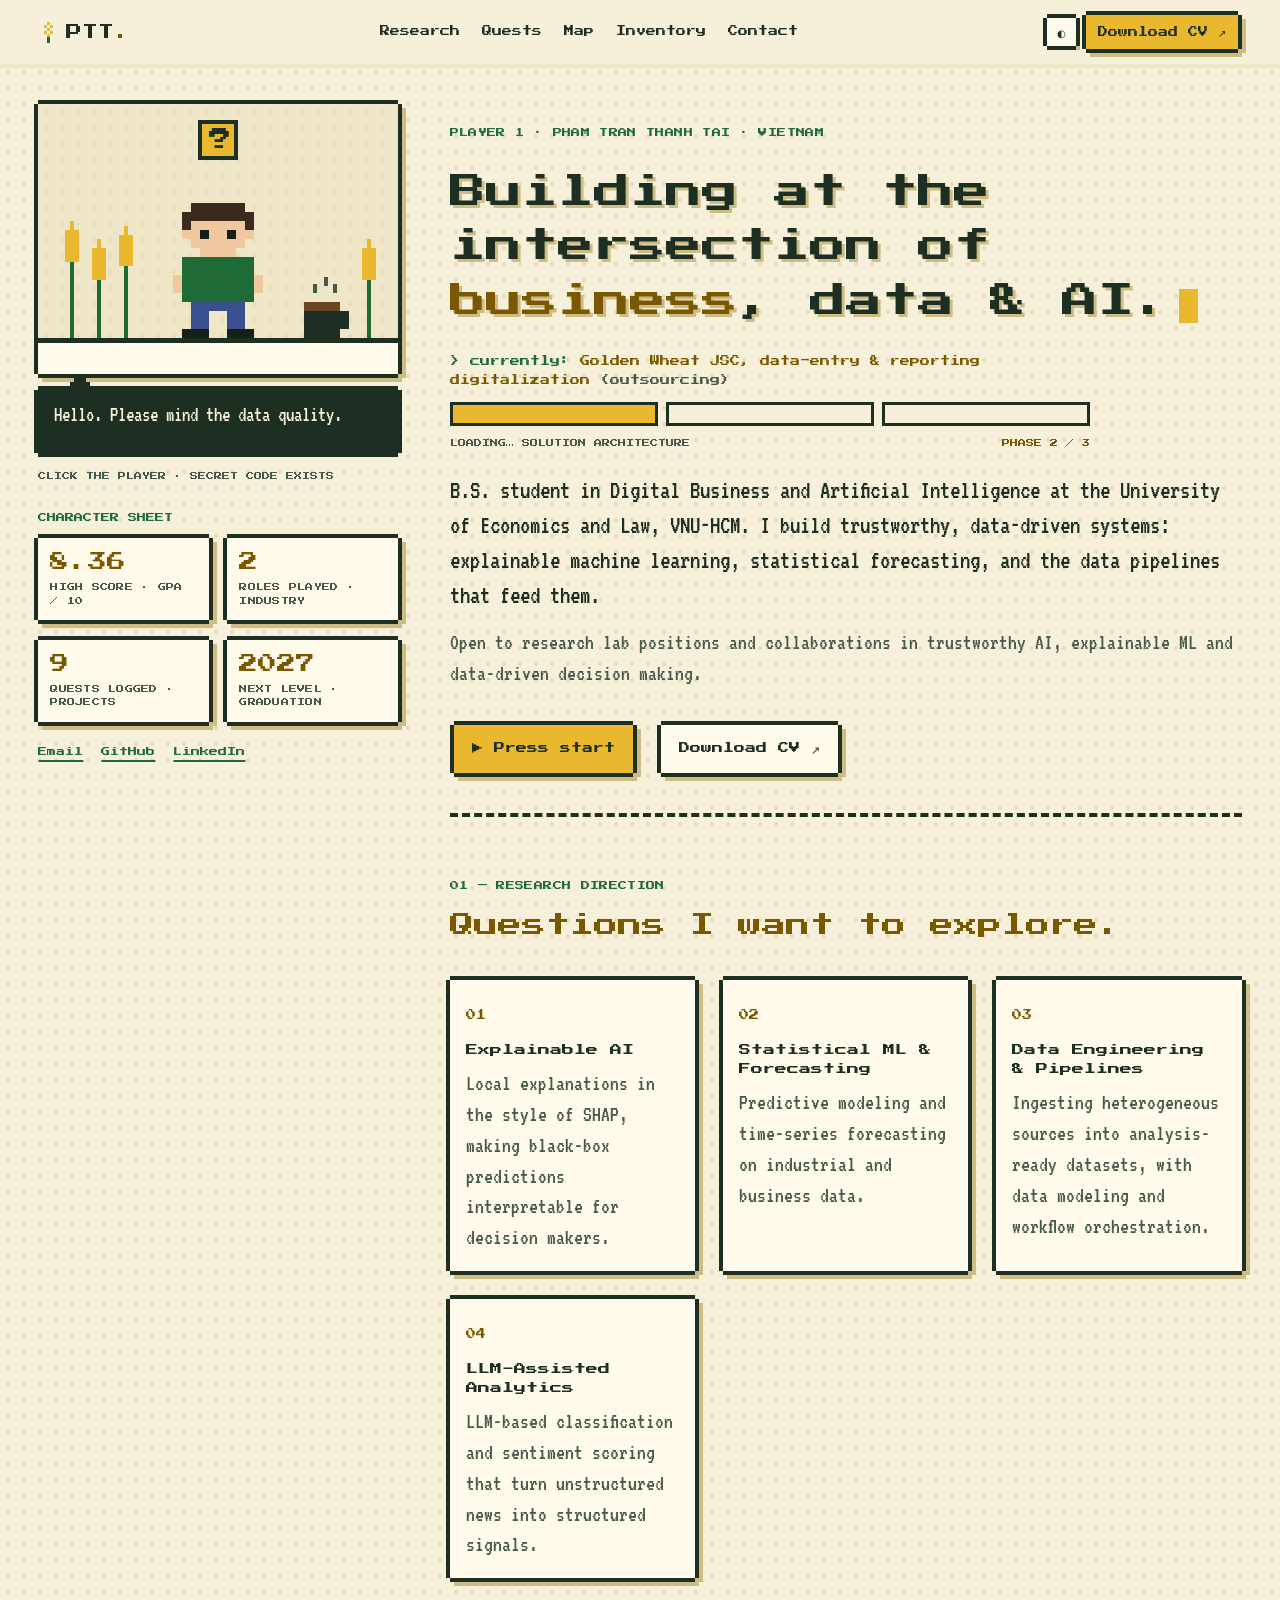
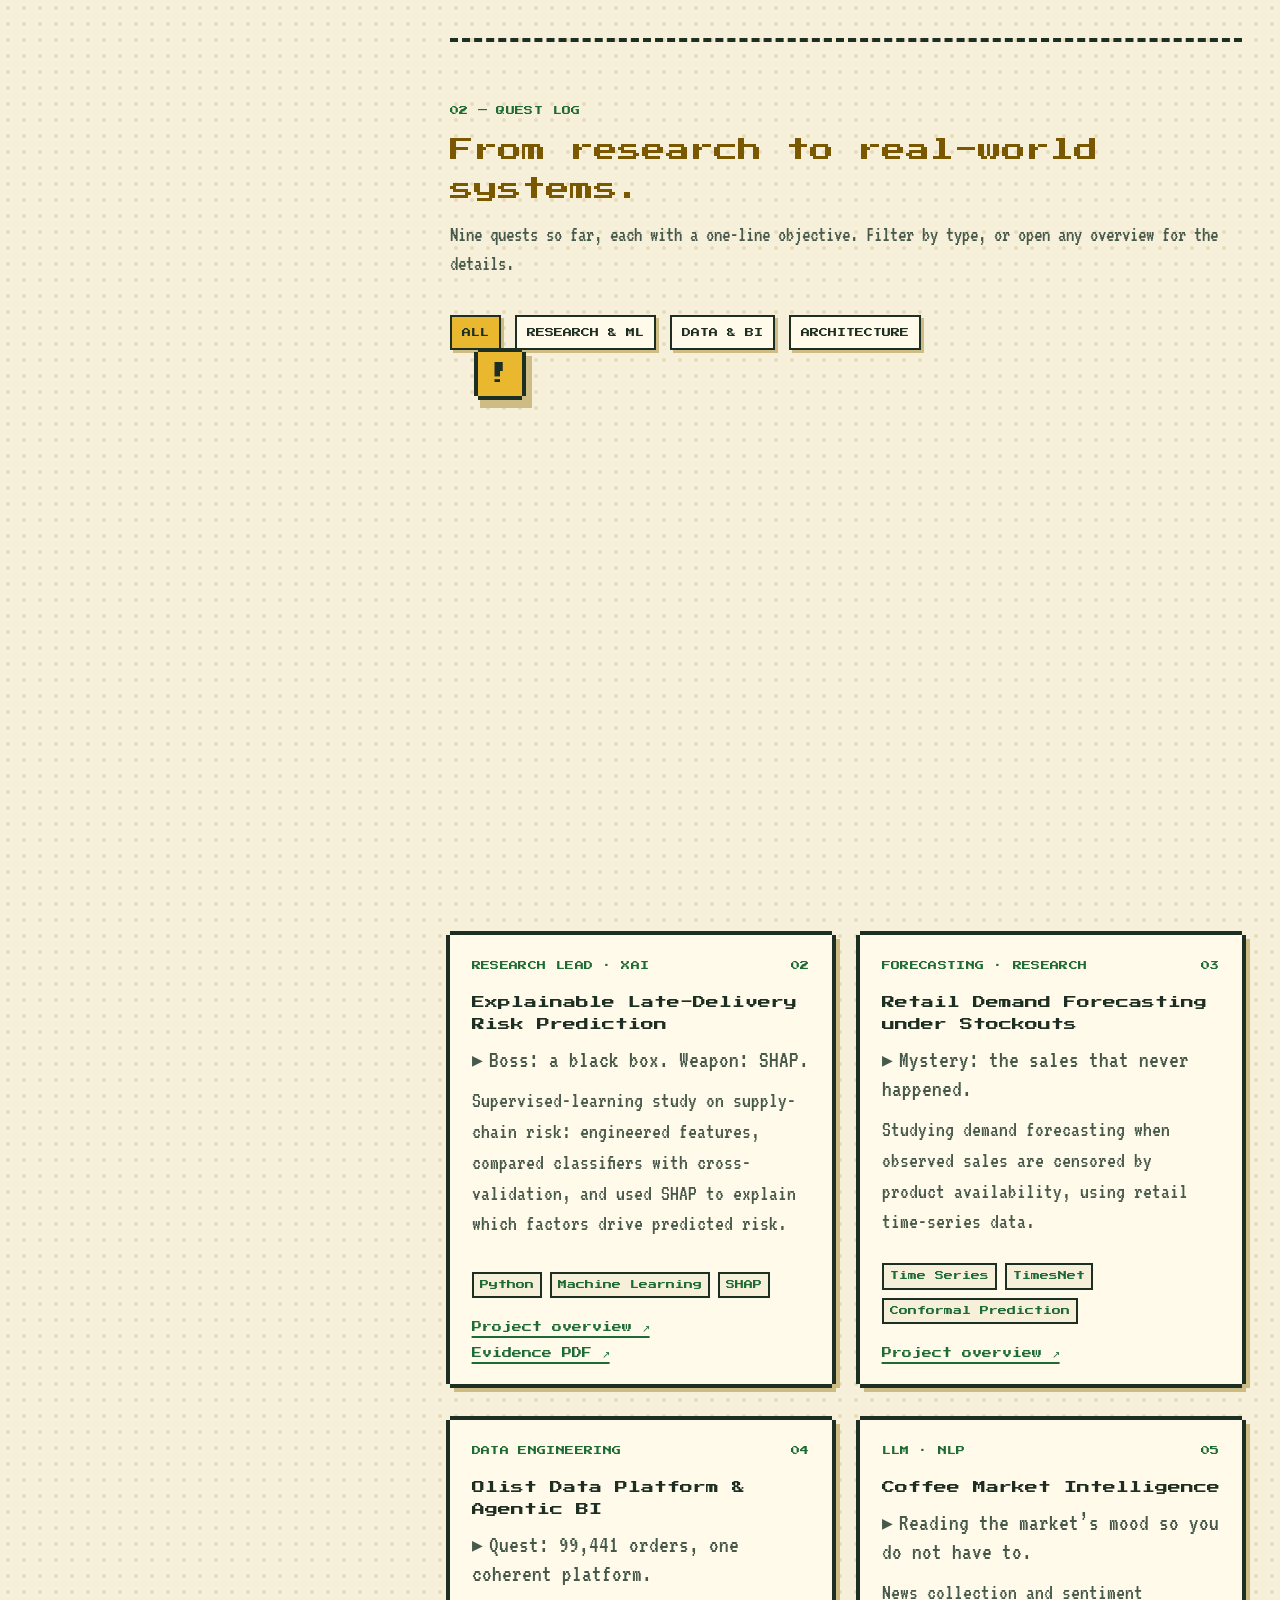
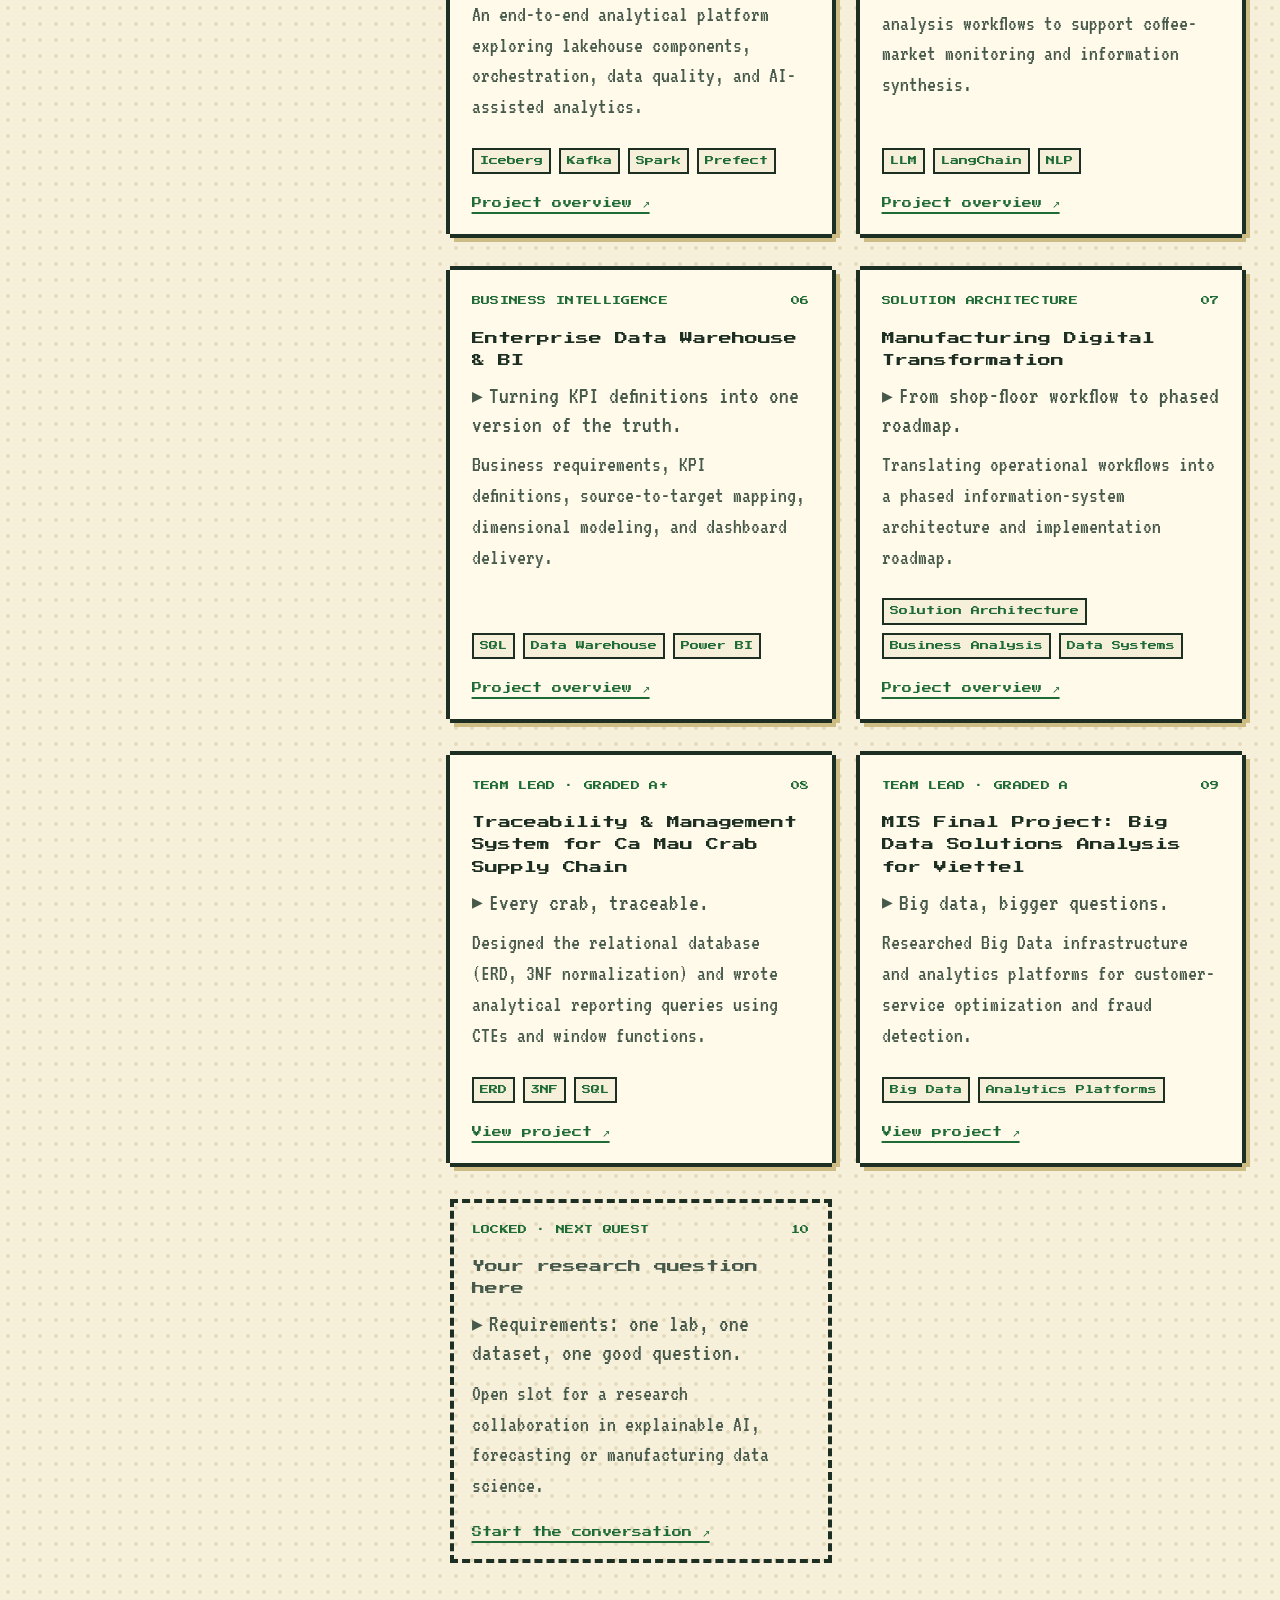
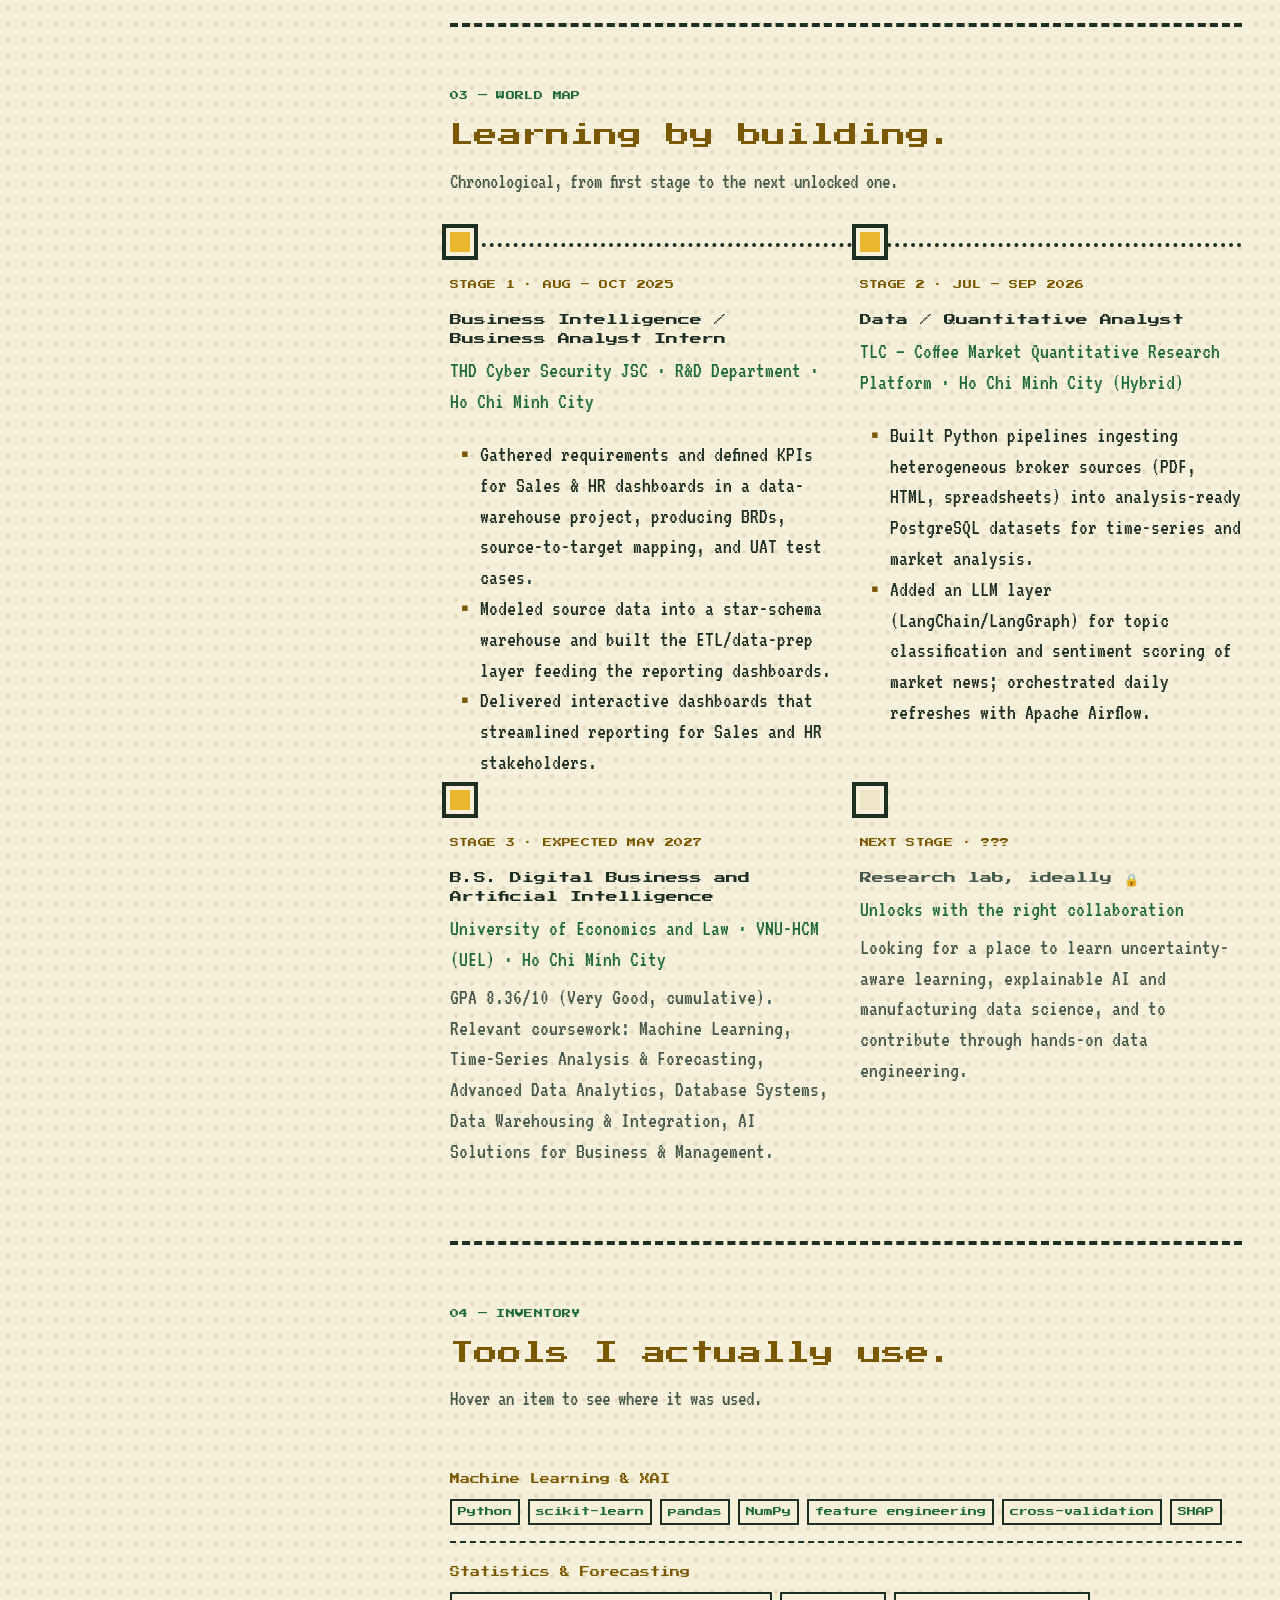
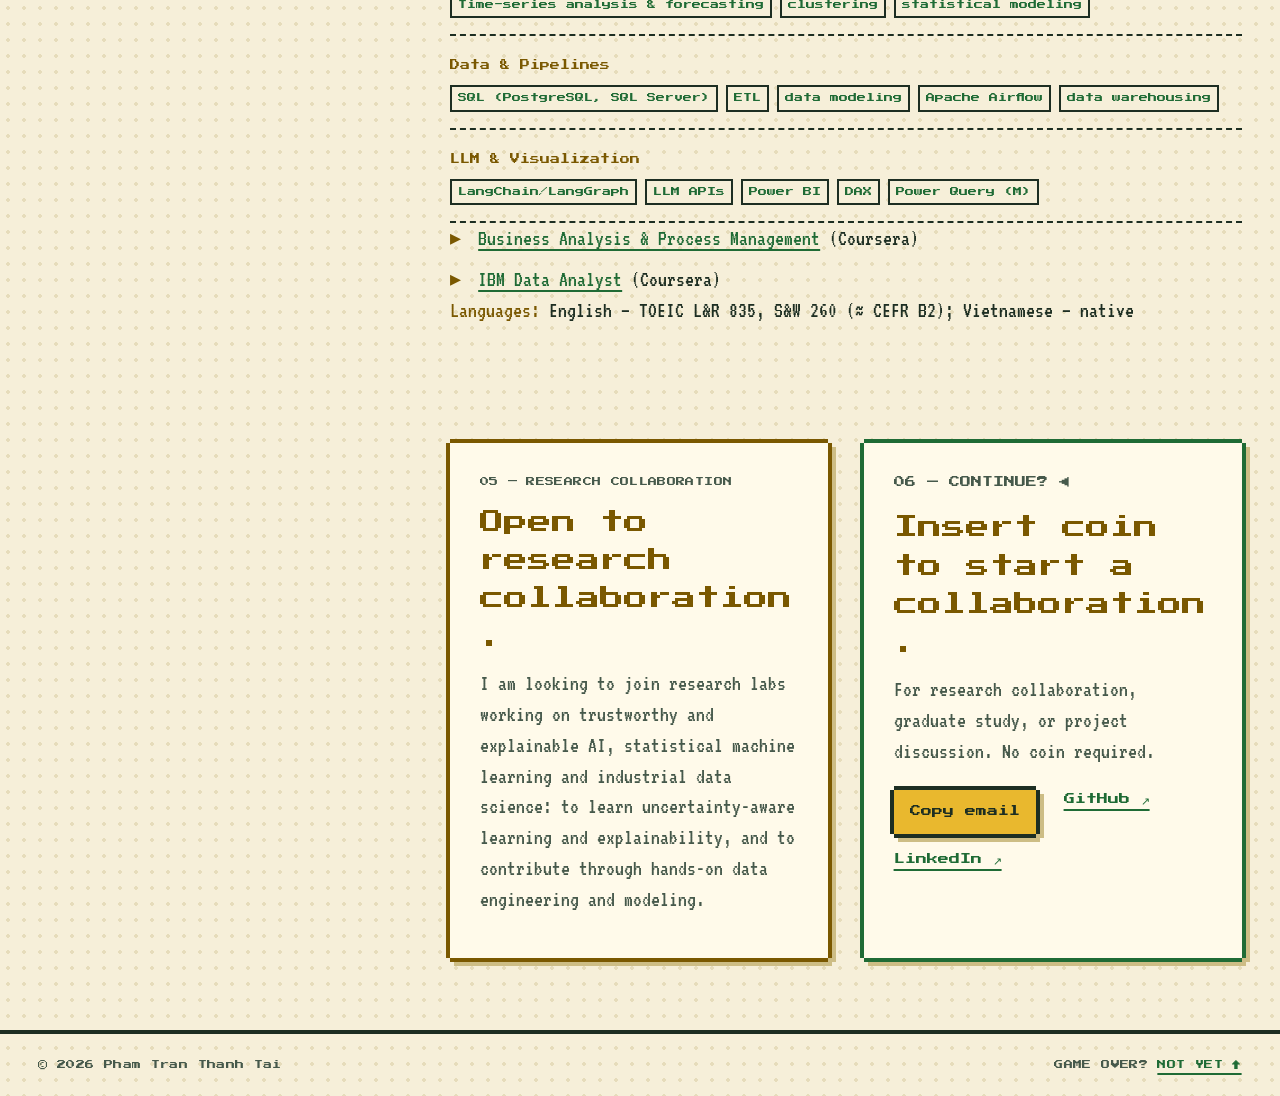
<file: index.html>
<!doctype html>
<html lang="en">
<head>
<meta charset="utf-8"><meta name="viewport" content="width=device-width, initial-scale=1">
<meta name="description" content="Portfolio of Pham Tran Thanh Tai, Digital Business and AI undergraduate at UEL VNU-HCM, applying to research in trustworthy, explainable ML and intelligent manufacturing.">
<title>Pham Tran Thanh Tai | Academic Portfolio</title>
<link rel="preconnect" href="https://fonts.googleapis.com"><link rel="preconnect" href="https://fonts.gstatic.com" crossorigin>
<link href="https://fonts.googleapis.com/css2?family=Press+Start+2P&family=VT323&display=swap" rel="stylesheet">
<link rel="stylesheet" href="assets/style.css">
<script defer src="assets/game.js"></script>
</head>
<body>
<header class="nav"><a class="brand" href="#">PTT<span>.</span></a><nav><a href="#research">Research</a><a href="#projects">Quests</a><a href="#experience">Map</a><a href="#skills">Inventory</a><a href="#contact">Contact</a></nav><div class="nav-tools"><button class="theme-btn" type="button" aria-label="Toggle light or dark theme" title="Toggle theme">◐</button><a class="nav-cta" href="assets/cv.pdf">Download CV ↗</a></div><div class="xp" aria-hidden="true"><i></i></div></header>
<main class="layout">
<section class="hero home">
<p class="eyebrow">PLAYER 1 · PHAM TRAN THANH TAI · VIETNAM</p>
<h1>Building at the intersection of <em>business</em>, data &amp; AI.</h1>
<div class="loading"><p class="typed-line">&gt; currently: <b>Golden Wheat JSC, data-entry &amp; reporting digitalization</b> <span class="muted">(outsourcing)</span></p><div class="loadbar" role="progressbar" aria-label="Golden Wheat project progress" aria-valuetext="Phase 2 of 3: solution architecture in progress"><i class="d"></i><i class="n"></i><i></i></div><p class="loadtxt">LOADING… SOLUTION ARCHITECTURE <span>PHASE 2 / 3</span></p></div>
<p class="intro">B.S. student in Digital Business and Artificial Intelligence at the University of Economics and Law, VNU-HCM. I build trustworthy, data-driven systems: explainable machine learning, statistical forecasting, and the data pipelines that feed them.</p>
<p class="lab-line">Open to research lab positions and collaborations in trustworthy AI, explainable ML and data-driven decision making.</p>
<div class="actions"><a class="primary" href="#projects">▶ Press start</a><a class="secondary" href="assets/cv.pdf">Download CV ↗</a></div>
</section>
<aside class="hud" aria-label="Player card">
<div class="scene">
<button class="scene-btn" type="button" aria-label="Say hello to the pixel avatar">
<svg viewBox="0 0 160 120" shape-rendering="crispEdges" role="img" aria-label="Pixel art: a student standing between wheat stalks and a cup of coffee, under a question-mark block">
<rect class="g" x="0" y="104" width="160" height="16"/><rect class="gl" x="0" y="104" width="160" height="2"/>
<rect class="sgreen" x="14" y="70" width="2" height="34"/><rect class="sgold" x="12" y="56" width="6" height="14"/><rect class="sgold" x="14" y="52" width="2" height="4"/>
<rect class="sgreen" x="26" y="78" width="2" height="26"/><rect class="sgold" x="24" y="64" width="6" height="14"/><rect class="sgold" x="26" y="60" width="2" height="4"/>
<rect class="sgreen" x="38" y="72" width="2" height="32"/><rect class="sgold" x="36" y="58" width="6" height="14"/><rect class="sgold" x="38" y="54" width="2" height="4"/>
<rect class="sgreen" x="146" y="78" width="2" height="26"/><rect class="sgold" x="144" y="64" width="6" height="14"/><rect class="sgold" x="146" y="60" width="2" height="4"/>
<rect class="scup" x="118" y="88" width="16" height="16"/><rect class="scoffee" x="118" y="88" width="16" height="4"/><rect class="scup" x="134" y="92" width="4" height="8"/>
<rect class="steam" x="122" y="80" width="2" height="4"/><rect class="steam" x="127" y="77" width="2" height="4"/><rect class="steam" x="131" y="80" width="2" height="4"/>
<rect class="coin" x="72" y="8" width="16" height="16"/><text class="coin-q" x="76" y="21">?</text>
<g transform="translate(56 44) scale(4)"><g class="player">
<path class="shair" d="M3 0h6v1H3zM2 1h8v1H2zM2 2h1v1H2zM9 2h1v1H9z"/>
<path class="sskin" d="M3 2h6v1H3zM2 3h8v1H2zM3 4h6v1H3zM4 5h4v1H4zM1 8h1v2H1zM10 8h1v2h-1z"/>
<path class="sdark" d="M4 3h1v1H4zM7 3h1v1H7z"/>
<path class="sshirt" d="M2 6h8v5H2z"/>
<path class="spants" d="M3 11h6v1H3zM3 12h2v2H3zM7 12h2v2H7z"/>
<path class="sdark" d="M2 14h3v1H2zM7 14h3v1H7z"/>
</g></g>
</svg>
</button>
<p class="bubble" aria-live="polite">Hello. Please mind the data quality.</p>
<p class="scene-hint">CLICK THE PLAYER · SECRET CODE EXISTS</p>
</div>

<p class="sheet-title">Character sheet</p>
<div class="stat-row"><div class="stat"><b>8.36</b><span>High score · GPA / 10</span></div><div class="stat"><b>2</b><span>Roles played · industry</span></div><div class="stat"><b>9</b><span>Quests logged · projects</span></div><div class="stat"><b>2027</b><span>Next level · graduation</span></div></div>
<div class="hud-links"><a href="mailto:phamtranthanhtai435@gmail.com">Email</a><a href="https://github.com/thanh-tai-435" rel="noopener" target="_blank">GitHub</a><a href="https://www.linkedin.com/in/thanhtai435/" rel="noopener" target="_blank">LinkedIn</a></div>
</aside>
<div class="rest">
<section id="research" class="section">
<div class="section-head"><p class="eyebrow">01 — RESEARCH DIRECTION</p><h2>Questions I want to explore.</h2></div>
<div class="interest-grid"><article><span>01</span><h3>Explainable AI</h3><p>Local explanations in the style of SHAP, making black-box predictions interpretable for decision makers.</p></article><article><span>02</span><h3>Statistical ML &amp; Forecasting</h3><p>Predictive modeling and time-series forecasting on industrial and business data.</p></article><article><span>03</span><h3>Data Engineering &amp; Pipelines</h3><p>Ingesting heterogeneous sources into analysis-ready datasets, with data modeling and workflow orchestration.</p></article><article><span>04</span><h3>LLM-Assisted Analytics</h3><p>LLM-based classification and sentiment scoring that turn unstructured news into structured signals.</p></article></div>
</section>
<section id="projects" class="section">
<div class="section-head"><p class="eyebrow">02 — QUEST LOG</p><h2>From research to real-world systems.</h2><p class="section-note">Nine quests so far, each with a one-line objective. Filter by type, or open any overview for the details.</p></div>
<div class="filters" role="group" aria-label="Filter projects"><button class="filter" data-f="all" type="button" aria-pressed="true">ALL</button><button class="filter" data-f="ml" type="button" aria-pressed="false">RESEARCH &amp; ML</button><button class="filter" data-f="data" type="button" aria-pressed="false">DATA &amp; BI</button><button class="filter" data-f="arch" type="button" aria-pressed="false">ARCHITECTURE</button></div>
<div class="project-grid">
<article class="project featured" data-cat="arch"><span class="quest-flag" aria-hidden="true">!</span><div class="quest-main"><div class="project-top"><span>▶ CURRENT QUEST · OUTSOURCING</span><span>01</span></div><span class="badge badge-wip">SOLUTION ARCHITECTURE PHASE</span><h3>Golden Wheat JSC — Digitalization of Data Entry &amp; Reporting</h3><p class="quip">Objective: retire the copy-paste.</p><p>Designing the solution architecture to move reporting from manual data entry to automated entry, built on a central database with Metabase dashboards. Scope so far is solution design; implementation has not started.</p><ol class="quest-steps"><li class="done">Discovery &amp; requirements<b>DONE</b></li><li class="now">Solution architecture<b>IN PROGRESS</b></li><li class="lock">Implementation<b>NOT STARTED</b></li></ol><div class="tags"><i>Django</i><i>PostgreSQL</i><i>Metabase</i><i>Solution Architecture</i></div><div class="quest-cta"><a class="primary" href="projects/golden-wheat.html">▶ Open quest briefing</a></div></div></article>
<article class="project" data-cat="ml"><div class="project-top"><span>RESEARCH LEAD · XAI</span><span>02</span></div><h3>Explainable Late-Delivery Risk Prediction</h3><p class="quip">Boss: a black box. Weapon: SHAP.</p><p>Supervised-learning study on supply-chain risk: engineered features, compared classifiers with cross-validation, and used SHAP to explain which factors drive predicted risk.</p><div class="tags"><i>Python</i><i>Machine Learning</i><i>SHAP</i></div><a href="projects/late-delivery-risk.html">Project overview ↗</a><a href="https://drive.google.com/file/d/1sD5wwwjCN2fZGX9y6wiaKDSd6OFvkMs9/view?usp=sharing" rel="noopener" target="_blank">Evidence PDF ↗</a></article>
<article class="project" data-cat="ml"><div class="project-top"><span>FORECASTING · RESEARCH</span><span>03</span></div><h3>Retail Demand Forecasting under Stockouts</h3><p class="quip">Mystery: the sales that never happened.</p><p>Studying demand forecasting when observed sales are censored by product availability, using retail time-series data.</p><div class="tags"><i>Time Series</i><i>TimesNet</i><i>Conformal Prediction</i></div><a href="projects/retail-forecasting.html">Project overview ↗</a></article>
<article class="project" data-cat="data"><div class="project-top"><span>DATA ENGINEERING</span><span>04</span></div><h3>Olist Data Platform &amp; Agentic BI</h3><p class="quip">Quest: 99,441 orders, one coherent platform.</p><p>An end-to-end analytical platform exploring lakehouse components, orchestration, data quality, and AI-assisted analytics.</p><div class="tags"><i>Iceberg</i><i>Kafka</i><i>Spark</i><i>Prefect</i></div><a href="projects/olist-platform.html">Project overview ↗</a></article>
<article class="project" data-cat="ml"><div class="project-top"><span>LLM · NLP</span><span>05</span></div><h3>Coffee Market Intelligence</h3><p class="quip">Reading the market’s mood so you do not have to.</p><p>News collection and sentiment analysis workflows to support coffee-market monitoring and information synthesis.</p><div class="tags"><i>LLM</i><i>LangChain</i><i>NLP</i></div><a href="projects/coffee-intelligence.html">Project overview ↗</a></article>
<article class="project" data-cat="data"><div class="project-top"><span>BUSINESS INTELLIGENCE</span><span>06</span></div><h3>Enterprise Data Warehouse &amp; BI</h3><p class="quip">Turning KPI definitions into one version of the truth.</p><p>Business requirements, KPI definitions, source-to-target mapping, dimensional modeling, and dashboard delivery.</p><div class="tags"><i>SQL</i><i>Data Warehouse</i><i>Power BI</i></div><a href="projects/enterprise-dwh.html">Project overview ↗</a></article>
<article class="project" data-cat="arch"><div class="project-top"><span>SOLUTION ARCHITECTURE</span><span>07</span></div><h3>Manufacturing Digital Transformation</h3><p class="quip">From shop-floor workflow to phased roadmap.</p><p>Translating operational workflows into a phased information-system architecture and implementation roadmap.</p><div class="tags"><i>Solution Architecture</i><i>Business Analysis</i><i>Data Systems</i></div><a href="projects/digital-transformation.html">Project overview ↗</a></article>
<article class="project compact" data-cat="data"><div class="project-top"><span>TEAM LEAD · GRADED A+</span><span>08</span></div><h3>Traceability &amp; Management System for Ca Mau Crab Supply Chain</h3><p class="quip">Every crab, traceable.</p><p>Designed the relational database (ERD, 3NF normalization) and wrote analytical reporting queries using CTEs and window functions.</p><div class="tags"><i>ERD</i><i>3NF</i><i>SQL</i></div><a href="https://drive.google.com/file/d/1L1Sn44I8i-Nn5-aJEscnndxEEO6HQ2eu/view?usp=sharing" rel="noopener" target="_blank">View project ↗</a></article>
<article class="project compact" data-cat="data"><div class="project-top"><span>TEAM LEAD · GRADED A</span><span>09</span></div><h3>MIS Final Project: Big Data Solutions Analysis for Viettel</h3><p class="quip">Big data, bigger questions.</p><p>Researched Big Data infrastructure and analytics platforms for customer-service optimization and fraud detection.</p><div class="tags"><i>Big Data</i><i>Analytics Platforms</i></div><a href="https://drive.google.com/file/d/1hGSic56oPXM_IjtIPKGVYorg00_sfw3C/view?usp=sharing" rel="noopener" target="_blank">View project ↗</a></article>
<article class="project slot" data-cat="all"><div class="project-top"><span>LOCKED · NEXT QUEST</span><span>10</span></div><h3>Your research question here</h3><p class="quip">Requirements: one lab, one dataset, one good question.</p><p>Open slot for a research collaboration in explainable AI, forecasting or manufacturing data science.</p><a href="mailto:phamtranthanhtai435@gmail.com">Start the conversation ↗</a></article>
</div>
</section>
<section id="experience" class="section">
<div class="section-head"><p class="eyebrow">03 — WORLD MAP</p><h2>Learning by building.</h2><p class="section-note">Chronological, from first stage to the next unlocked one.</p></div>
<div class="timeline">
<article><p class="date">STAGE 1 · AUG – OCT 2025</p><div><h3>Business Intelligence / Business Analyst Intern</h3><p class="org">THD Cyber Security JSC · R&amp;D Department · Ho Chi Minh City</p><ul><li>Gathered requirements and defined KPIs for Sales &amp; HR dashboards in a data-warehouse project, producing BRDs, source-to-target mapping, and UAT test cases.</li><li>Modeled source data into a star-schema warehouse and built the ETL/data-prep layer feeding the reporting dashboards.</li><li>Delivered interactive dashboards that streamlined reporting for Sales and HR stakeholders.</li></ul></div></article>
<article><p class="date">STAGE 2 · JUL – SEP 2026</p><div><h3>Data / Quantitative Analyst</h3><p class="org">TLC — Coffee Market Quantitative Research Platform · Ho Chi Minh City (Hybrid)</p><ul><li>Built Python pipelines ingesting heterogeneous broker sources (PDF, HTML, spreadsheets) into analysis-ready PostgreSQL datasets for time-series and market analysis.</li><li>Added an LLM layer (LangChain/LangGraph) for topic classification and sentiment scoring of market news; orchestrated daily refreshes with Apache Airflow.</li></ul></div></article>
<article><p class="date">STAGE 3 · EXPECTED MAY 2027</p><div><h3>B.S. Digital Business and Artificial Intelligence</h3><p class="org">University of Economics and Law · VNU-HCM (UEL) · Ho Chi Minh City</p><p>GPA 8.36/10 (Very Good, cumulative). Relevant coursework: Machine Learning, Time-Series Analysis &amp; Forecasting, Advanced Data Analytics, Database Systems, Data Warehousing &amp; Integration, AI Solutions for Business &amp; Management.</p></div></article>
<article class="locked"><p class="date">NEXT STAGE · ???</p><div><h3>Research lab, ideally</h3><p class="org">Unlocks with the right collaboration</p><p>Looking for a place to learn uncertainty-aware learning, explainable AI and manufacturing data science, and to contribute through hands-on data engineering.</p></div></article>
</div>
</section>
<section id="skills" class="section">
<div class="section-head"><p class="eyebrow">04 — INVENTORY</p><h2>Tools I actually use.</h2><p class="section-note">Hover an item to see where it was used.</p></div>
<div class="skills">
<div class="skill-row"><span class="skill-label">Machine Learning &amp; XAI</span><div class="chips"><span>Python</span><span title="Late-delivery risk study">scikit-learn</span><span>pandas</span><span>NumPy</span><span>feature engineering</span><span title="Late-delivery risk study">cross-validation</span><span title="Late-delivery risk study: explaining predicted risk">SHAP</span></div></div>
<div class="skill-row"><span class="skill-label">Statistics &amp; Forecasting</span><div class="chips"><span title="UEL coursework and the retail forecasting research">Time-series analysis &amp; forecasting</span><span>clustering</span><span>statistical modeling</span></div></div>
<div class="skill-row"><span class="skill-label">Data &amp; Pipelines</span><div class="chips"><span title="TLC datasets">SQL (PostgreSQL, SQL Server)</span><span>ETL</span><span>data modeling</span><span title="TLC daily refreshes">Apache Airflow</span><span title="THD data-warehouse project">data warehousing</span></div></div>
<div class="skill-row"><span class="skill-label">LLM &amp; Visualization</span><div class="chips"><span title="TLC news classification and sentiment scoring">LangChain/LangGraph</span><span>LLM APIs</span><span>Power BI</span><span>DAX</span><span>Power Query (M)</span></div></div>
</div>
<ul class="cert-list">
<li><a href="https://coursera.org/share/ac3b138487790c73fc496783fe0d5b02" rel="noopener" target="_blank">Business Analysis &amp; Process Management</a> (Coursera)</li>
<li><a href="https://coursera.org/share/3f261b616e57cad6ccf41a7a4b29de6b" rel="noopener" target="_blank">IBM Data Analyst</a> (Coursera)</li>
</ul>
<p class="languages"><strong>Languages:</strong> English — TOEIC L&amp;R 835, S&amp;W 260 (≈ CEFR B2); Vietnamese — native</p>
</section>
<div class="duo">
<section class="section note"><p class="eyebrow">05 — RESEARCH COLLABORATION</p><h2>Open to research collaboration.</h2><p>I am looking to join research labs working on trustworthy and explainable AI, statistical machine learning and industrial data science: to learn uncertainty-aware learning and explainability, and to contribute through hands-on data engineering and modeling.</p></section>
<section id="contact" class="contact"><p class="continue">06 — CONTINUE?</p><h2>Insert coin to start a collaboration.</h2><p>For research collaboration, graduate study, or project discussion. No coin required.</p><div class="contact-links"><a class="copy" href="mailto:phamtranthanhtai435@gmail.com" data-copy="phamtranthanhtai435@gmail.com">Copy email</a><a href="https://github.com/thanh-tai-435" rel="noopener" target="_blank">GitHub ↗</a><a href="https://www.linkedin.com/in/thanhtai435/" rel="noopener" target="_blank">LinkedIn ↗</a></div></section>
</div>
</div>
</main>
<footer><span>© 2026 Pham Tran Thanh Tai</span><span>GAME OVER? <a href="#">NOT YET ↑</a></span></footer>
</body></html>
</file>
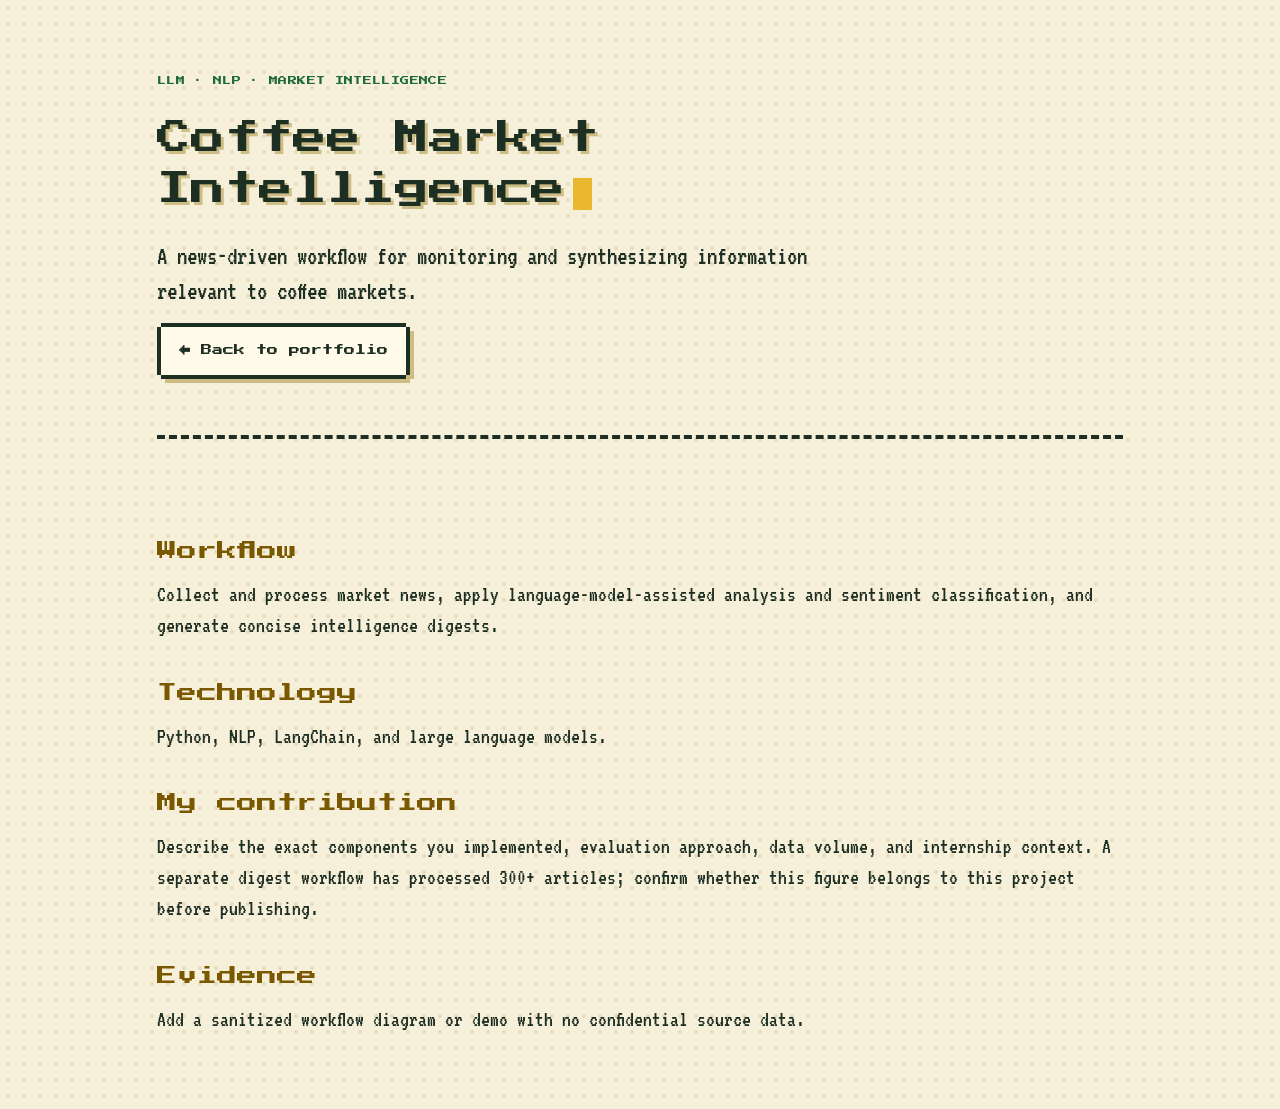
<file: projects/coffee-intelligence.html>
<!doctype html><html lang="en"><head><meta charset="utf-8"><meta name="viewport" content="width=device-width,initial-scale=1"><title>Coffee Intelligence | Thanh Tai</title><link rel="preconnect" href="https://fonts.googleapis.com"><link rel="preconnect" href="https://fonts.gstatic.com" crossorigin><link href="https://fonts.googleapis.com/css2?family=Press+Start+2P&family=VT323&display=swap" rel="stylesheet"><link rel="stylesheet" href="../assets/style.css"></head><body><main><section class="hero"><p class="eyebrow">LLM · NLP · MARKET INTELLIGENCE</p><h1>Coffee Market Intelligence</h1><p class="intro">A news-driven workflow for monitoring and synthesizing information relevant to coffee markets.</p><a class="secondary" href="../index.html">← Back to portfolio</a></section><section class="section"><h2>Workflow</h2><p>Collect and process market news, apply language-model-assisted analysis and sentiment classification, and generate concise intelligence digests.</p><h2>Technology</h2><p>Python, NLP, LangChain, and large language models.</p><h2>My contribution</h2><p>Describe the exact components you implemented, evaluation approach, data volume, and internship context. A separate digest workflow has processed 300+ articles; confirm whether this figure belongs to this project before publishing.</p><h2>Evidence</h2><p>Add a sanitized workflow diagram or demo with no confidential source data.</p></section></main></body></html>
</file>
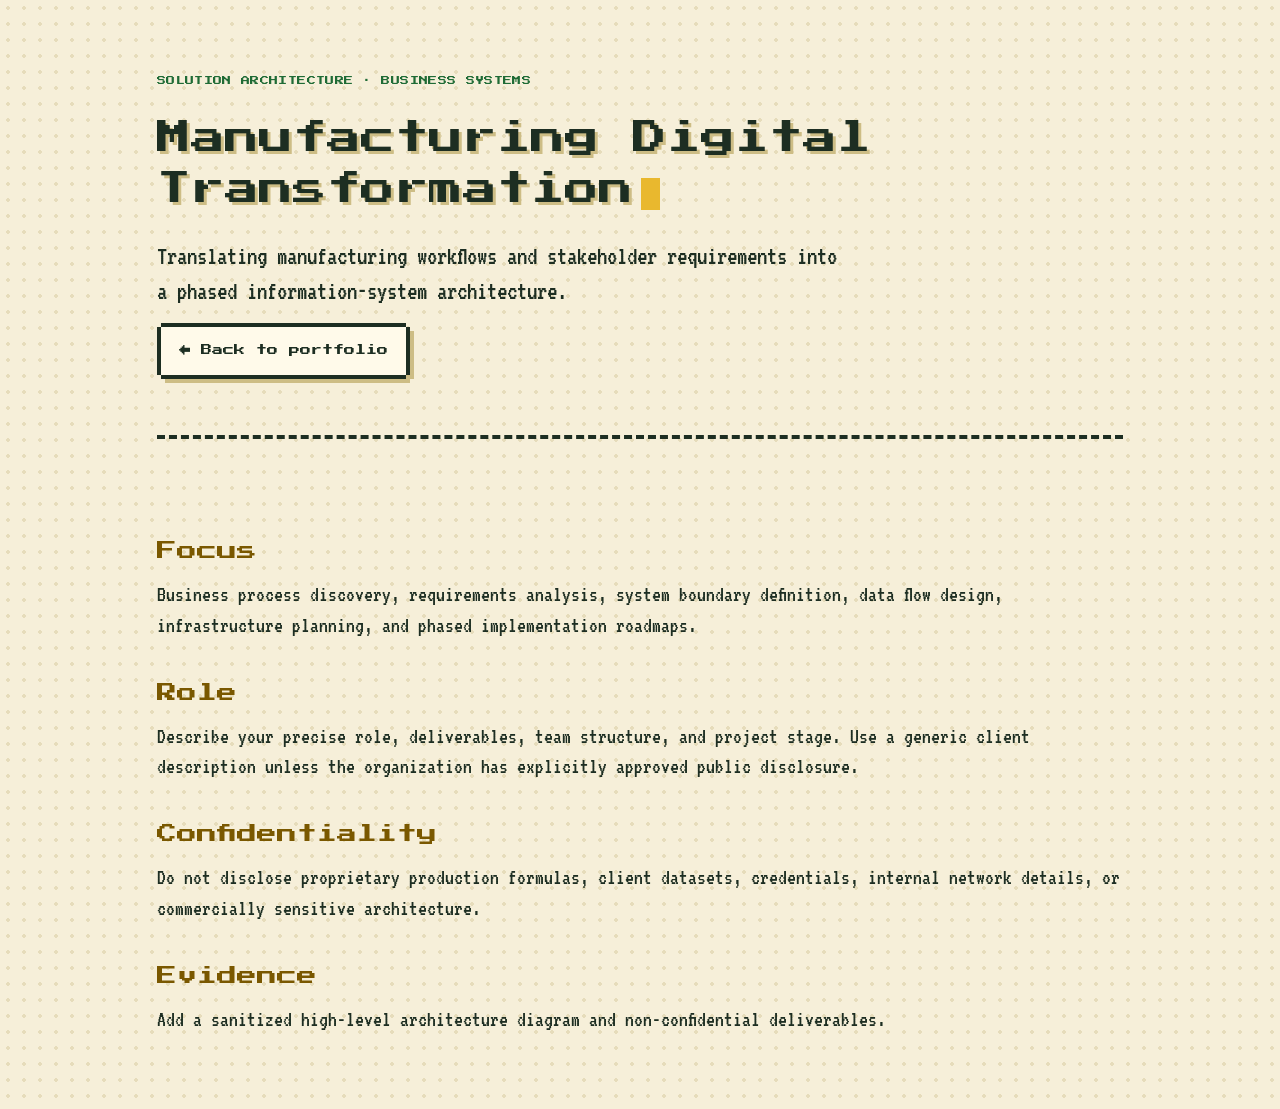
<file: projects/digital-transformation.html>
<!doctype html><html lang="en"><head><meta charset="utf-8"><meta name="viewport" content="width=device-width,initial-scale=1"><title>Digital Transformation | Thanh Tai</title><link rel="preconnect" href="https://fonts.googleapis.com"><link rel="preconnect" href="https://fonts.gstatic.com" crossorigin><link href="https://fonts.googleapis.com/css2?family=Press+Start+2P&family=VT323&display=swap" rel="stylesheet"><link rel="stylesheet" href="../assets/style.css"></head><body><main><section class="hero"><p class="eyebrow">SOLUTION ARCHITECTURE · BUSINESS SYSTEMS</p><h1>Manufacturing Digital Transformation</h1><p class="intro">Translating manufacturing workflows and stakeholder requirements into a phased information-system architecture.</p><a class="secondary" href="../index.html">← Back to portfolio</a></section><section class="section"><h2>Focus</h2><p>Business process discovery, requirements analysis, system boundary definition, data flow design, infrastructure planning, and phased implementation roadmaps.</p><h2>Role</h2><p>Describe your precise role, deliverables, team structure, and project stage. Use a generic client description unless the organization has explicitly approved public disclosure.</p><h2>Confidentiality</h2><p>Do not disclose proprietary production formulas, client datasets, credentials, internal network details, or commercially sensitive architecture.</p><h2>Evidence</h2><p>Add a sanitized high-level architecture diagram and non-confidential deliverables.</p></section></main></body></html>
</file>
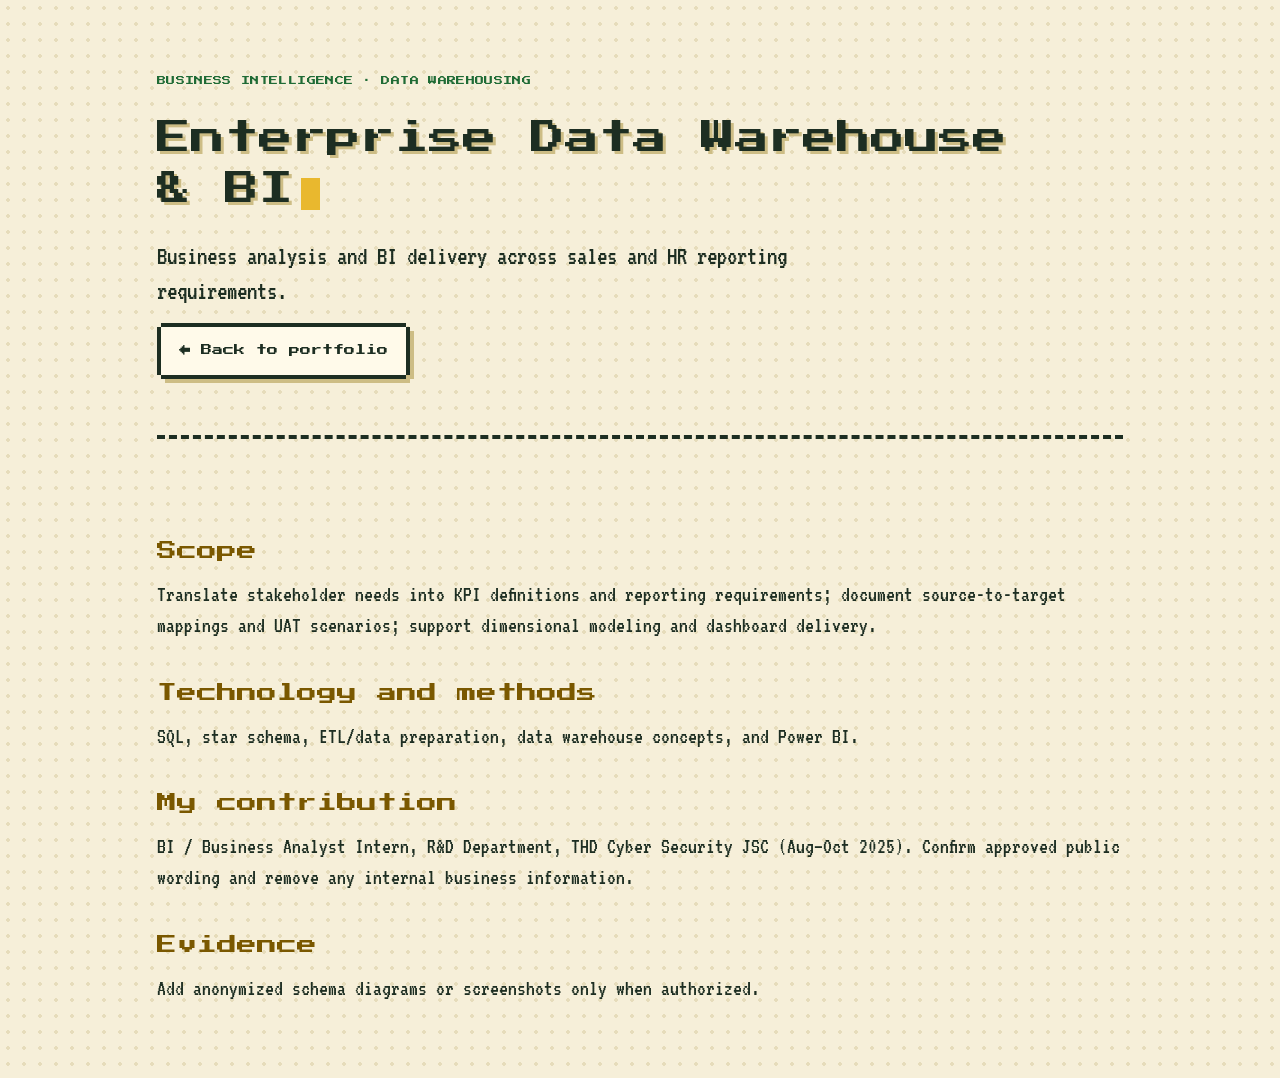
<file: projects/enterprise-dwh.html>
<!doctype html><html lang="en"><head><meta charset="utf-8"><meta name="viewport" content="width=device-width,initial-scale=1"><title>Enterprise DWH | Thanh Tai</title><link rel="preconnect" href="https://fonts.googleapis.com"><link rel="preconnect" href="https://fonts.gstatic.com" crossorigin><link href="https://fonts.googleapis.com/css2?family=Press+Start+2P&family=VT323&display=swap" rel="stylesheet"><link rel="stylesheet" href="../assets/style.css"></head><body><main><section class="hero"><p class="eyebrow">BUSINESS INTELLIGENCE · DATA WAREHOUSING</p><h1>Enterprise Data Warehouse & BI</h1><p class="intro">Business analysis and BI delivery across sales and HR reporting requirements.</p><a class="secondary" href="../index.html">← Back to portfolio</a></section><section class="section"><h2>Scope</h2><p>Translate stakeholder needs into KPI definitions and reporting requirements; document source-to-target mappings and UAT scenarios; support dimensional modeling and dashboard delivery.</p><h2>Technology and methods</h2><p>SQL, star schema, ETL/data preparation, data warehouse concepts, and Power BI.</p><h2>My contribution</h2><p>BI / Business Analyst Intern, R&D Department, THD Cyber Security JSC (Aug–Oct 2025). Confirm approved public wording and remove any internal business information.</p><h2>Evidence</h2><p>Add anonymized schema diagrams or screenshots only when authorized.</p></section></main></body></html>
</file>
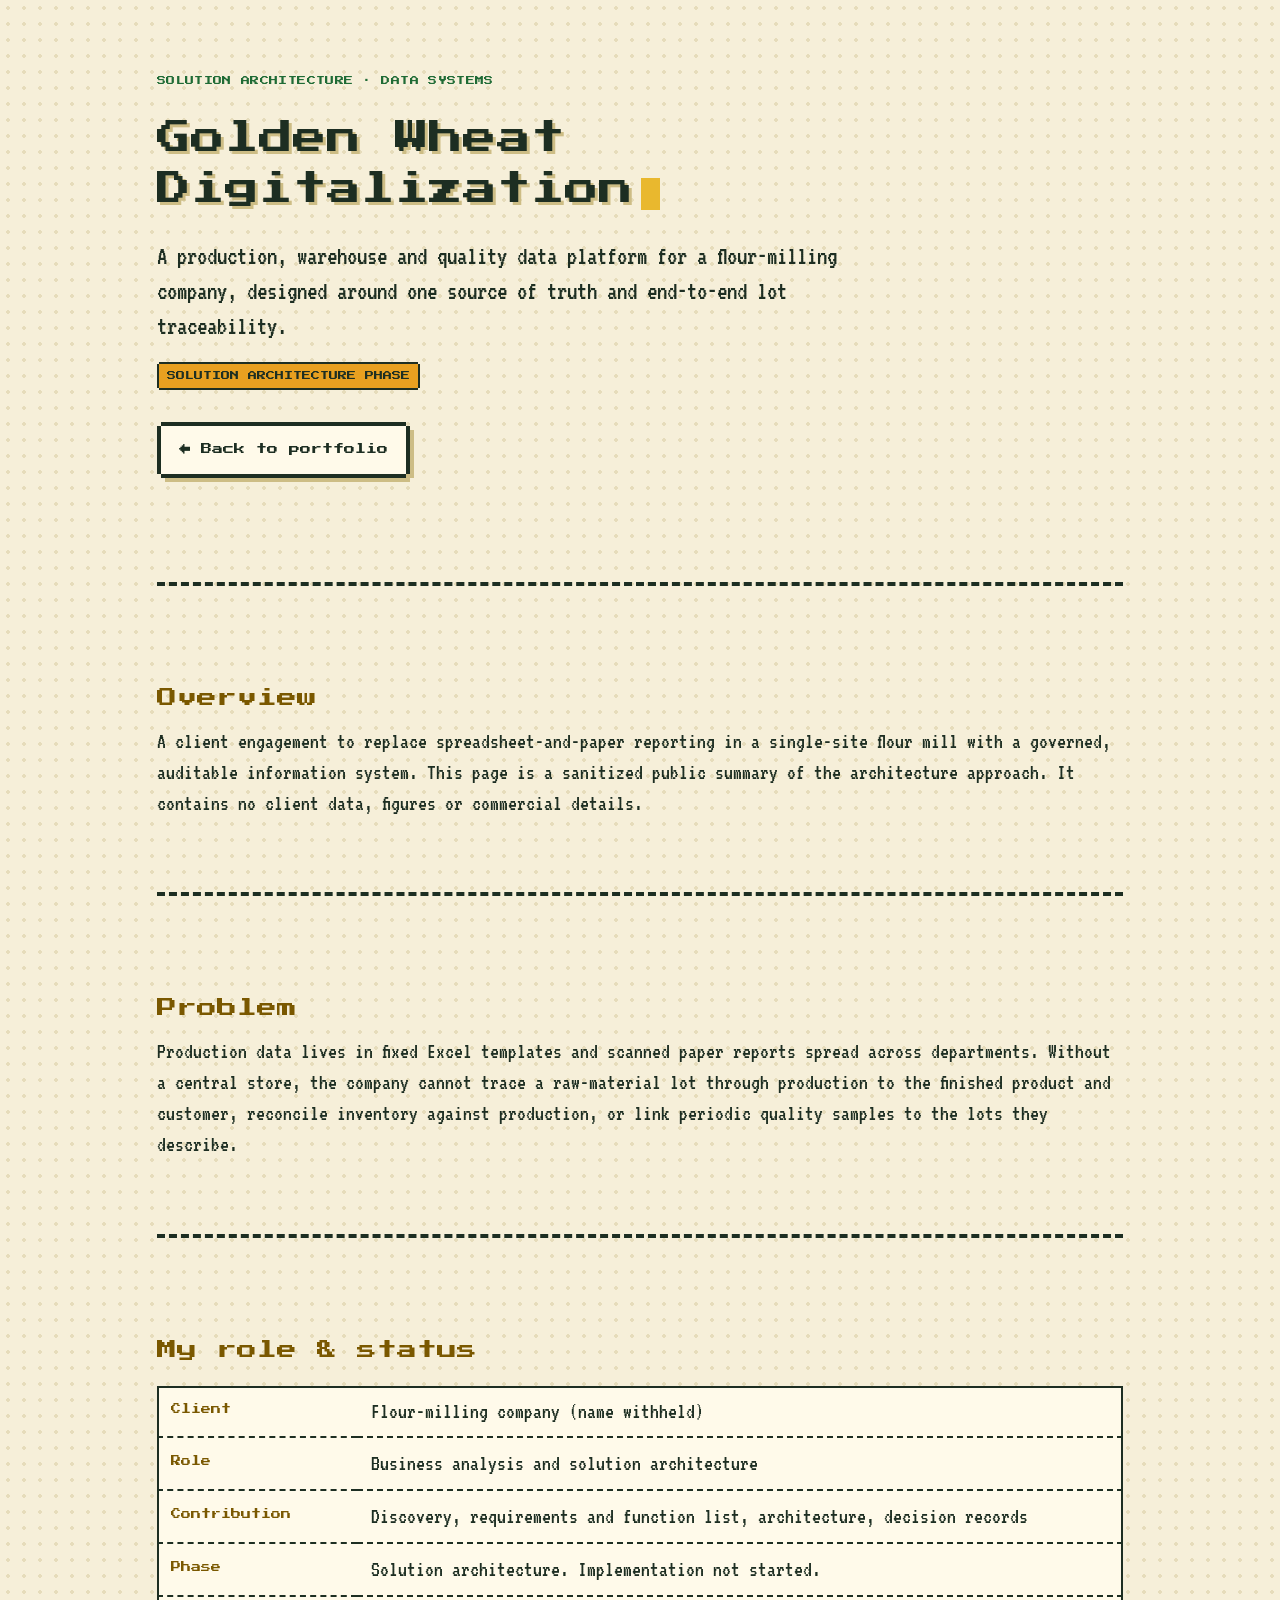
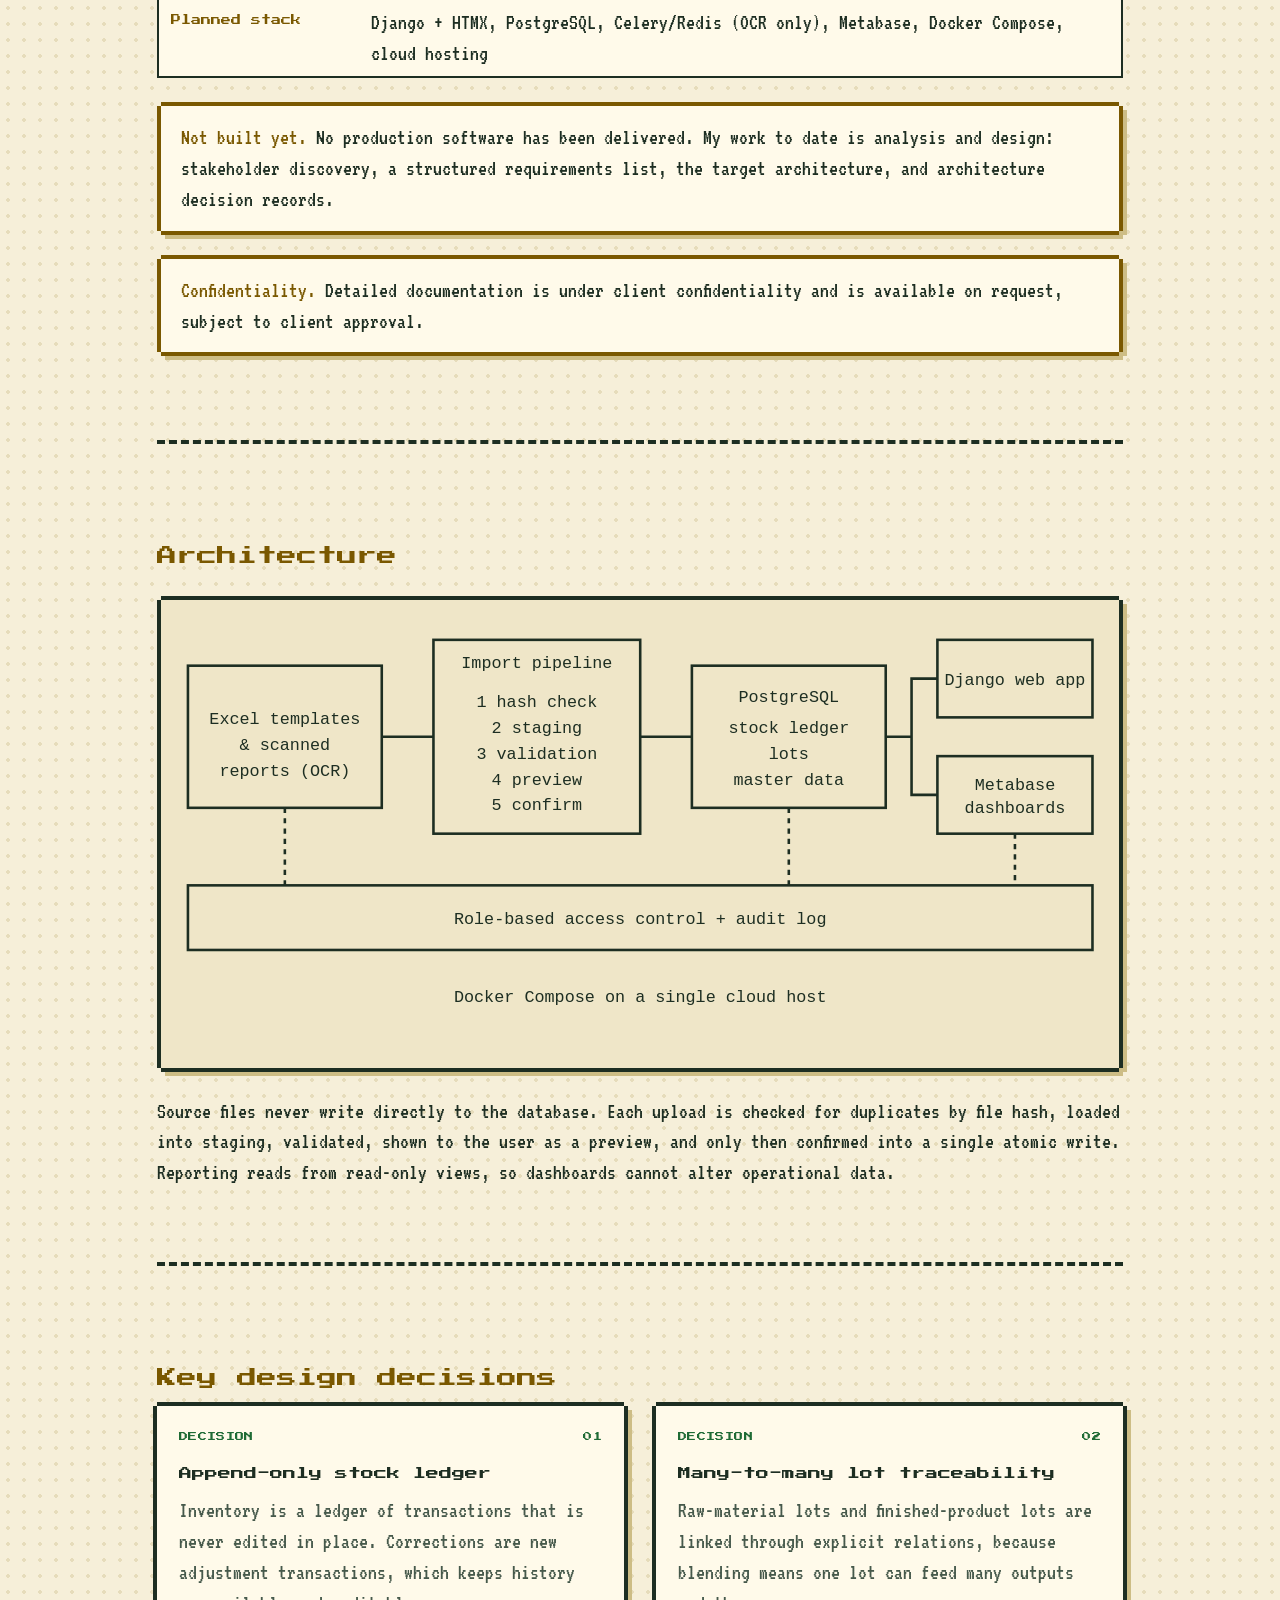
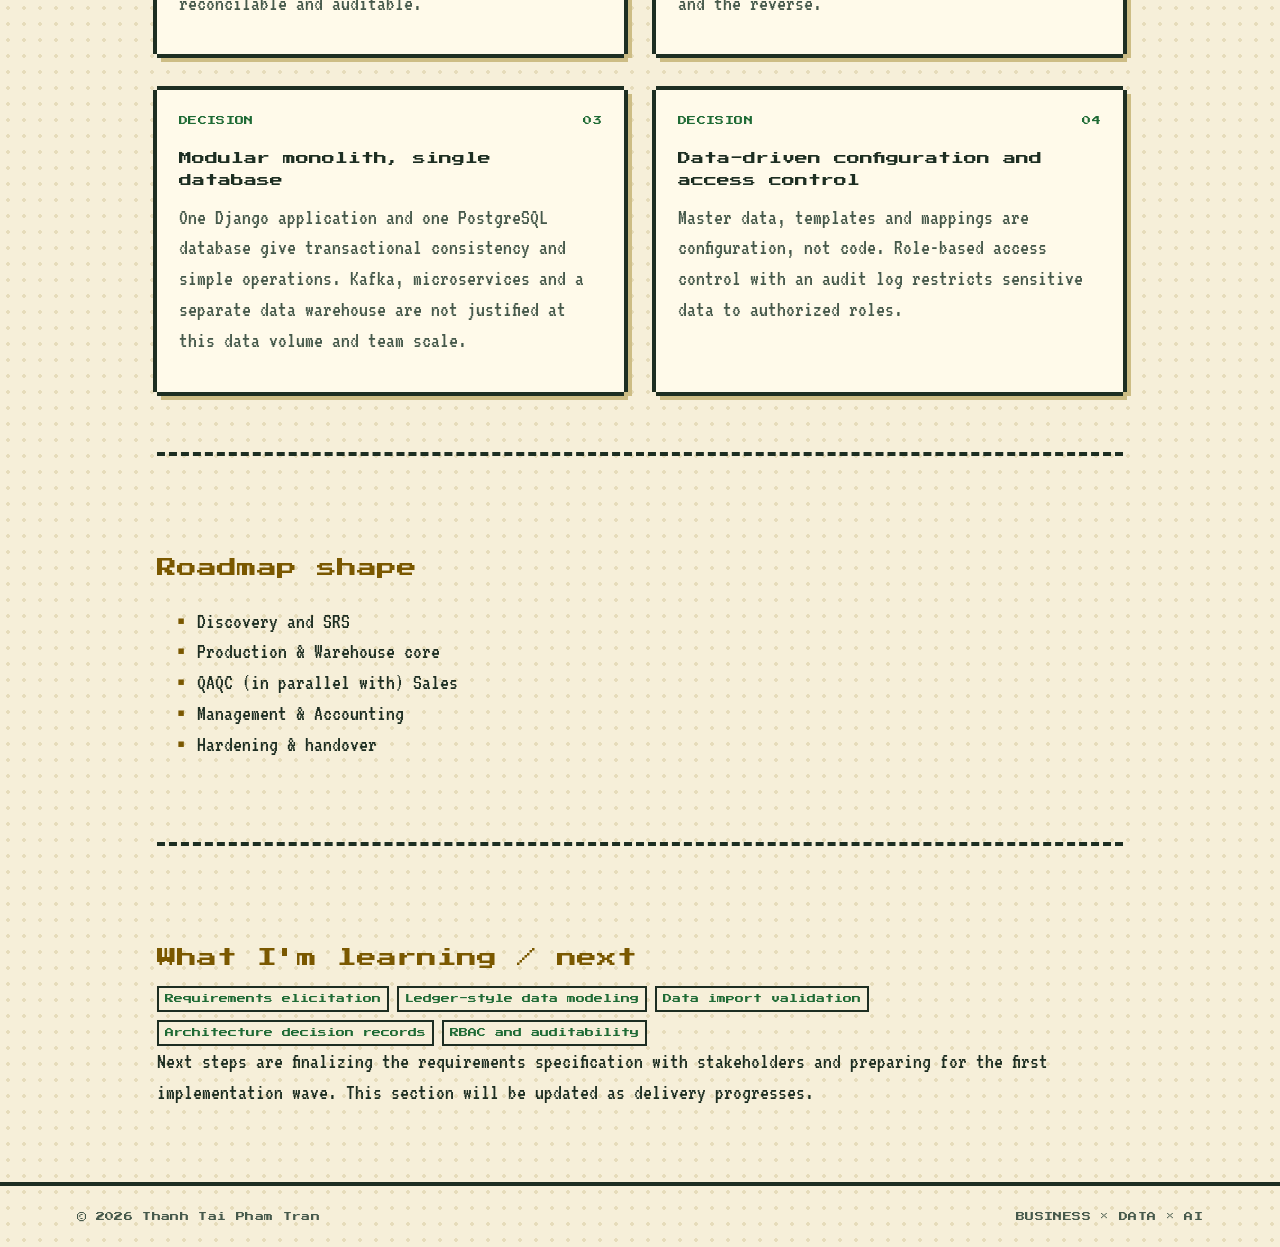
<file: projects/golden-wheat.html>
<!doctype html>
<html lang="en">
<head>
<meta charset="utf-8">
<meta name="viewport" content="width=device-width,initial-scale=1">
<title>Golden Wheat Digitalization | Thanh Tai</title>
<meta name="description" content="Solution architecture for digitalizing production, warehouse and quality data at a flour-milling company: discovery, requirements, architecture and decision records. Implementation has not started.">
<link rel="preconnect" href="https://fonts.googleapis.com">
<link rel="preconnect" href="https://fonts.gstatic.com" crossorigin>
<link href="https://fonts.googleapis.com/css2?family=Press+Start+2P&family=VT323&display=swap" rel="stylesheet">
<link rel="stylesheet" href="../assets/style.css">
</head>
<body>
<main>
<section class="hero">
  <p class="eyebrow">SOLUTION ARCHITECTURE · DATA SYSTEMS</p>
  <h1>Golden Wheat Digitalization</h1>
  <p class="intro">A production, warehouse and quality data platform for a flour-milling company, designed around one source of truth and end-to-end lot traceability.</p>
  <p><span class="badge badge-wip">SOLUTION ARCHITECTURE PHASE</span></p>
  <div class="actions"><a class="secondary" href="../index.html">← Back to portfolio</a></div>
</section>

<section class="section">
  <h2>Overview</h2>
  <p>A client engagement to replace spreadsheet-and-paper reporting in a single-site flour mill with a governed, auditable information system. This page is a sanitized public summary of the architecture approach. It contains no client data, figures or commercial details.</p>
</section>

<section class="section">
  <h2>Problem</h2>
  <p>Production data lives in fixed Excel templates and scanned paper reports spread across departments. Without a central store, the company cannot trace a raw-material lot through production to the finished product and customer, reconcile inventory against production, or link periodic quality samples to the lots they describe.</p>
</section>

<section class="section">
  <h2>My role &amp; status</h2>
  <dl class="facts">
    <dt>Client</dt><dd>Flour-milling company (name withheld)</dd>
    <dt>Role</dt><dd>Business analysis and solution architecture</dd>
    <dt>Contribution</dt><dd>Discovery, requirements and function list, architecture, decision records</dd>
    <dt>Phase</dt><dd>Solution architecture. Implementation not started.</dd>
    <dt>Planned stack</dt><dd>Django + HTMX, PostgreSQL, Celery/Redis (OCR only), Metabase, Docker Compose, cloud hosting</dd>
  </dl>
  <div class="callout"><p><strong>Not built yet.</strong> No production software has been delivered. My work to date is analysis and design: stakeholder discovery, a structured requirements list, the target architecture, and architecture decision records.</p></div>
  <div class="callout"><p><strong>Confidentiality.</strong> Detailed documentation is under client confidentiality and is available on request, subject to client approval.</p></div>
</section>

<section class="section">
  <h2>Architecture</h2>
  <div class="diagram">
    <svg viewBox="0 0 720 340" role="img" aria-labelledby="gw-title gw-desc" font-family="monospace" font-size="13" fill="none" stroke="currentColor" stroke-width="2">
      <title id="gw-title">Generic architecture diagram</title>
      <desc id="gw-desc">Excel templates and scanned reports flow through an import pipeline of hash check, staging, validation, preview and confirm into PostgreSQL holding a stock ledger, lots and master data. PostgreSQL feeds Metabase dashboards and a Django web app. Role-based access control and an audit log span the whole system.</desc>
      <rect x="10" y="40" width="150" height="110"/>
      <text x="85" y="85" text-anchor="middle" fill="currentColor" stroke="none">Excel templates</text>
      <text x="85" y="105" text-anchor="middle" fill="currentColor" stroke="none">&amp; scanned</text>
      <text x="85" y="125" text-anchor="middle" fill="currentColor" stroke="none">reports (OCR)</text>
      <rect x="200" y="20" width="160" height="150"/>
      <text x="280" y="42" text-anchor="middle" fill="currentColor" stroke="none">Import pipeline</text>
      <text x="280" y="72" text-anchor="middle" fill="currentColor" stroke="none">1 hash check</text>
      <text x="280" y="92" text-anchor="middle" fill="currentColor" stroke="none">2 staging</text>
      <text x="280" y="112" text-anchor="middle" fill="currentColor" stroke="none">3 validation</text>
      <text x="280" y="132" text-anchor="middle" fill="currentColor" stroke="none">4 preview</text>
      <text x="280" y="152" text-anchor="middle" fill="currentColor" stroke="none">5 confirm</text>
      <rect x="400" y="40" width="150" height="110"/>
      <text x="475" y="68" text-anchor="middle" fill="currentColor" stroke="none">PostgreSQL</text>
      <text x="475" y="92" text-anchor="middle" fill="currentColor" stroke="none">stock ledger</text>
      <text x="475" y="112" text-anchor="middle" fill="currentColor" stroke="none">lots</text>
      <text x="475" y="132" text-anchor="middle" fill="currentColor" stroke="none">master data</text>
      <rect x="590" y="20" width="120" height="60"/>
      <text x="650" y="55" text-anchor="middle" fill="currentColor" stroke="none">Django web app</text>
      <rect x="590" y="110" width="120" height="60"/>
      <text x="650" y="136" text-anchor="middle" fill="currentColor" stroke="none">Metabase</text>
      <text x="650" y="154" text-anchor="middle" fill="currentColor" stroke="none">dashboards</text>
      <path d="M160 95H200M360 95H400M550 95H570V50H590M550 95H570V140H590"/>
      <rect x="10" y="210" width="700" height="50"/>
      <text x="360" y="240" text-anchor="middle" fill="currentColor" stroke="none">Role-based access control + audit log</text>
      <text x="360" y="300" text-anchor="middle" fill="currentColor" stroke="none">Docker Compose on a single cloud host</text>
      <path d="M85 150V210M475 150V210M650 170V210" stroke-dasharray="4 4"/>
    </svg>
  </div>
  <p>Source files never write directly to the database. Each upload is checked for duplicates by file hash, loaded into staging, validated, shown to the user as a preview, and only then confirmed into a single atomic write. Reporting reads from read-only views, so dashboards cannot alter operational data.</p>
</section>

<section class="section">
  <h2>Key design decisions</h2>
  <div class="project-grid">
    <article class="project"><div class="project-top"><span>DECISION</span><span>01</span></div><h3>Append-only stock ledger</h3><p>Inventory is a ledger of transactions that is never edited in place. Corrections are new adjustment transactions, which keeps history reconcilable and auditable.</p></article>
    <article class="project"><div class="project-top"><span>DECISION</span><span>02</span></div><h3>Many-to-many lot traceability</h3><p>Raw-material lots and finished-product lots are linked through explicit relations, because blending means one lot can feed many outputs and the reverse.</p></article>
    <article class="project"><div class="project-top"><span>DECISION</span><span>03</span></div><h3>Modular monolith, single database</h3><p>One Django application and one PostgreSQL database give transactional consistency and simple operations. Kafka, microservices and a separate data warehouse are not justified at this data volume and team scale.</p></article>
    <article class="project"><div class="project-top"><span>DECISION</span><span>04</span></div><h3>Data-driven configuration and access control</h3><p>Master data, templates and mappings are configuration, not code. Role-based access control with an audit log restricts sensitive data to authorized roles.</p></article>
  </div>
</section>

<section class="section">
  <h2>Roadmap shape</h2>
  <ol>
    <li>Discovery and SRS</li>
    <li>Production &amp; Warehouse core</li>
    <li>QAQC (in parallel with) Sales</li>
    <li>Management &amp; Accounting</li>
    <li>Hardening &amp; handover</li>
  </ol>
</section>

<section class="section">
  <h2>What I'm learning / next</h2>
  <div class="chips"><span>Requirements elicitation</span><span>Ledger-style data modeling</span><span>Data import validation</span><span>Architecture decision records</span><span>RBAC and auditability</span></div>
  <p>Next steps are finalizing the requirements specification with stakeholders and preparing for the first implementation wave. This section will be updated as delivery progresses.</p>
</section>
</main>
<footer><span>© 2026 Thanh Tai Pham Tran</span><span>BUSINESS × DATA × AI</span></footer>
</body>
</html>
</file>
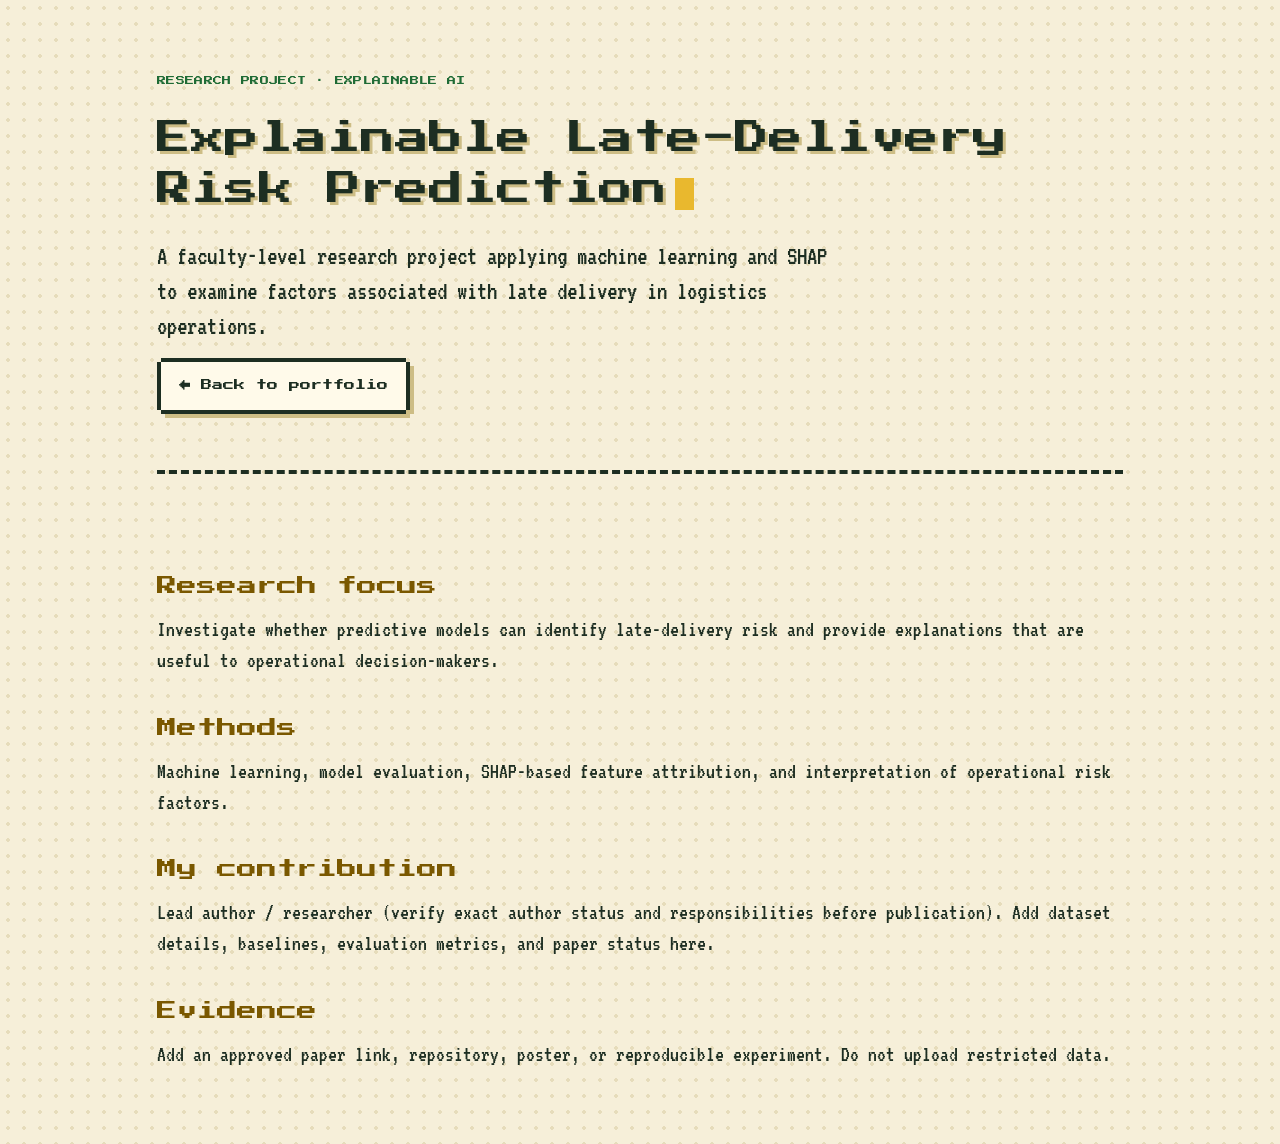
<file: projects/late-delivery-risk.html>
<!doctype html><html lang="en"><head><meta charset="utf-8"><meta name="viewport" content="width=device-width,initial-scale=1"><title>Late-Delivery Risk | Thanh Tai</title><link rel="preconnect" href="https://fonts.googleapis.com"><link rel="preconnect" href="https://fonts.gstatic.com" crossorigin><link href="https://fonts.googleapis.com/css2?family=Press+Start+2P&family=VT323&display=swap" rel="stylesheet"><link rel="stylesheet" href="../assets/style.css"></head><body><main><section class="hero"><p class="eyebrow">RESEARCH PROJECT · EXPLAINABLE AI</p><h1>Explainable Late-Delivery Risk Prediction</h1><p class="intro">A faculty-level research project applying machine learning and SHAP to examine factors associated with late delivery in logistics operations.</p><a class="secondary" href="../index.html">← Back to portfolio</a></section><section class="section"><h2>Research focus</h2><p>Investigate whether predictive models can identify late-delivery risk and provide explanations that are useful to operational decision-makers.</p><h2>Methods</h2><p>Machine learning, model evaluation, SHAP-based feature attribution, and interpretation of operational risk factors.</p><h2>My contribution</h2><p>Lead author / researcher (verify exact author status and responsibilities before publication). Add dataset details, baselines, evaluation metrics, and paper status here.</p><h2>Evidence</h2><p>Add an approved paper link, repository, poster, or reproducible experiment. Do not upload restricted data.</p></section></main></body></html>
</file>
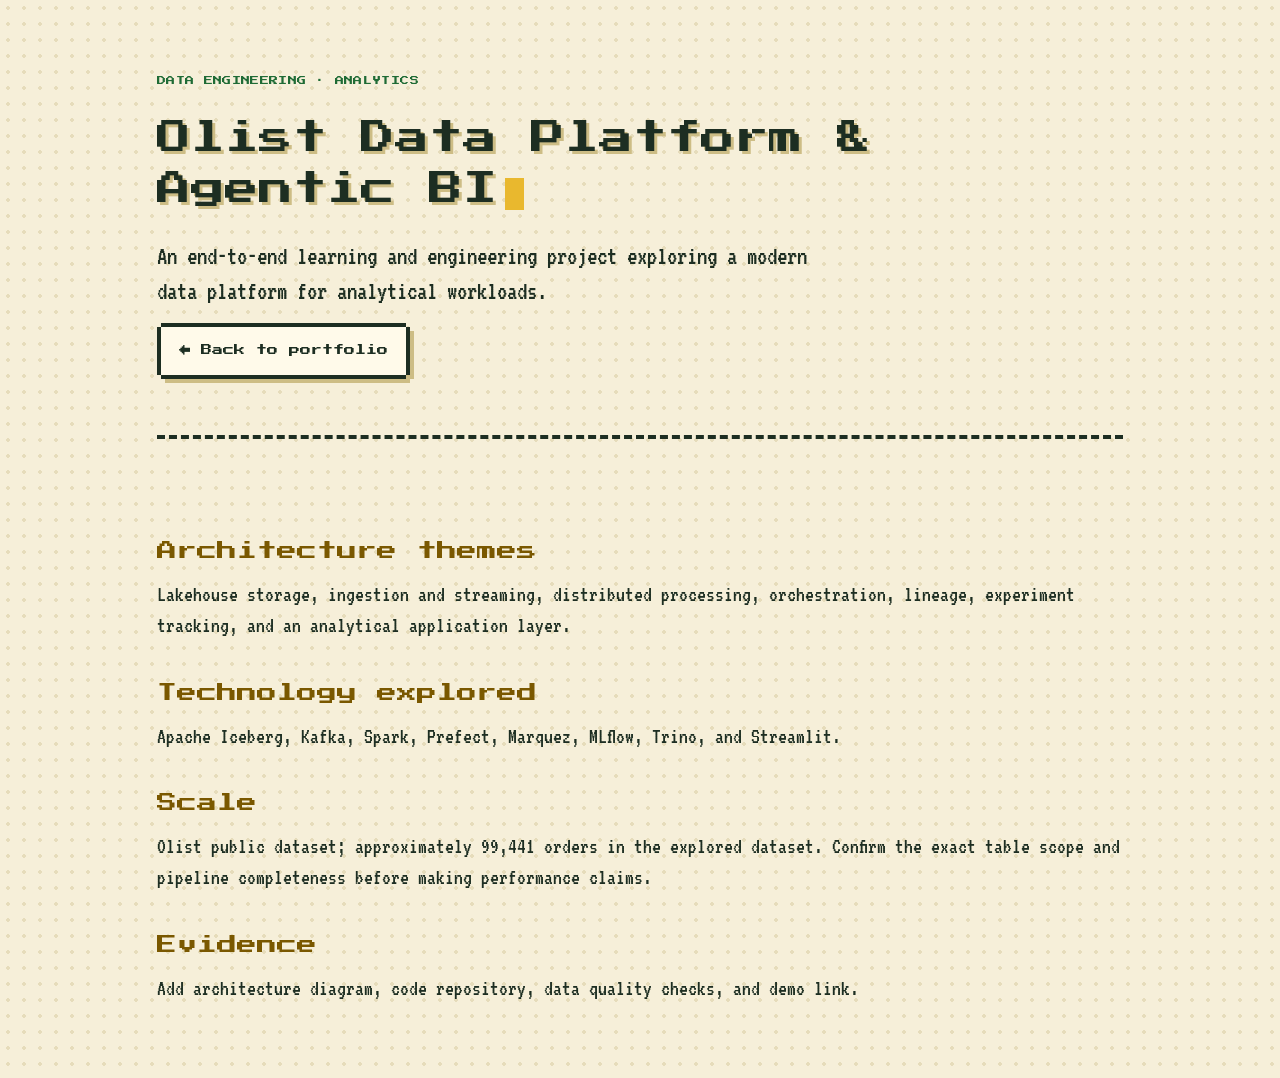
<file: projects/olist-platform.html>
<!doctype html><html lang="en"><head><meta charset="utf-8"><meta name="viewport" content="width=device-width,initial-scale=1"><title>Olist Data Platform | Thanh Tai</title><link rel="preconnect" href="https://fonts.googleapis.com"><link rel="preconnect" href="https://fonts.gstatic.com" crossorigin><link href="https://fonts.googleapis.com/css2?family=Press+Start+2P&family=VT323&display=swap" rel="stylesheet"><link rel="stylesheet" href="../assets/style.css"></head><body><main><section class="hero"><p class="eyebrow">DATA ENGINEERING · ANALYTICS</p><h1>Olist Data Platform & Agentic BI</h1><p class="intro">An end-to-end learning and engineering project exploring a modern data platform for analytical workloads.</p><a class="secondary" href="../index.html">← Back to portfolio</a></section><section class="section"><h2>Architecture themes</h2><p>Lakehouse storage, ingestion and streaming, distributed processing, orchestration, lineage, experiment tracking, and an analytical application layer.</p><h2>Technology explored</h2><p>Apache Iceberg, Kafka, Spark, Prefect, Marquez, MLflow, Trino, and Streamlit.</p><h2>Scale</h2><p>Olist public dataset; approximately 99,441 orders in the explored dataset. Confirm the exact table scope and pipeline completeness before making performance claims.</p><h2>Evidence</h2><p>Add architecture diagram, code repository, data quality checks, and demo link.</p></section></main></body></html>
</file>
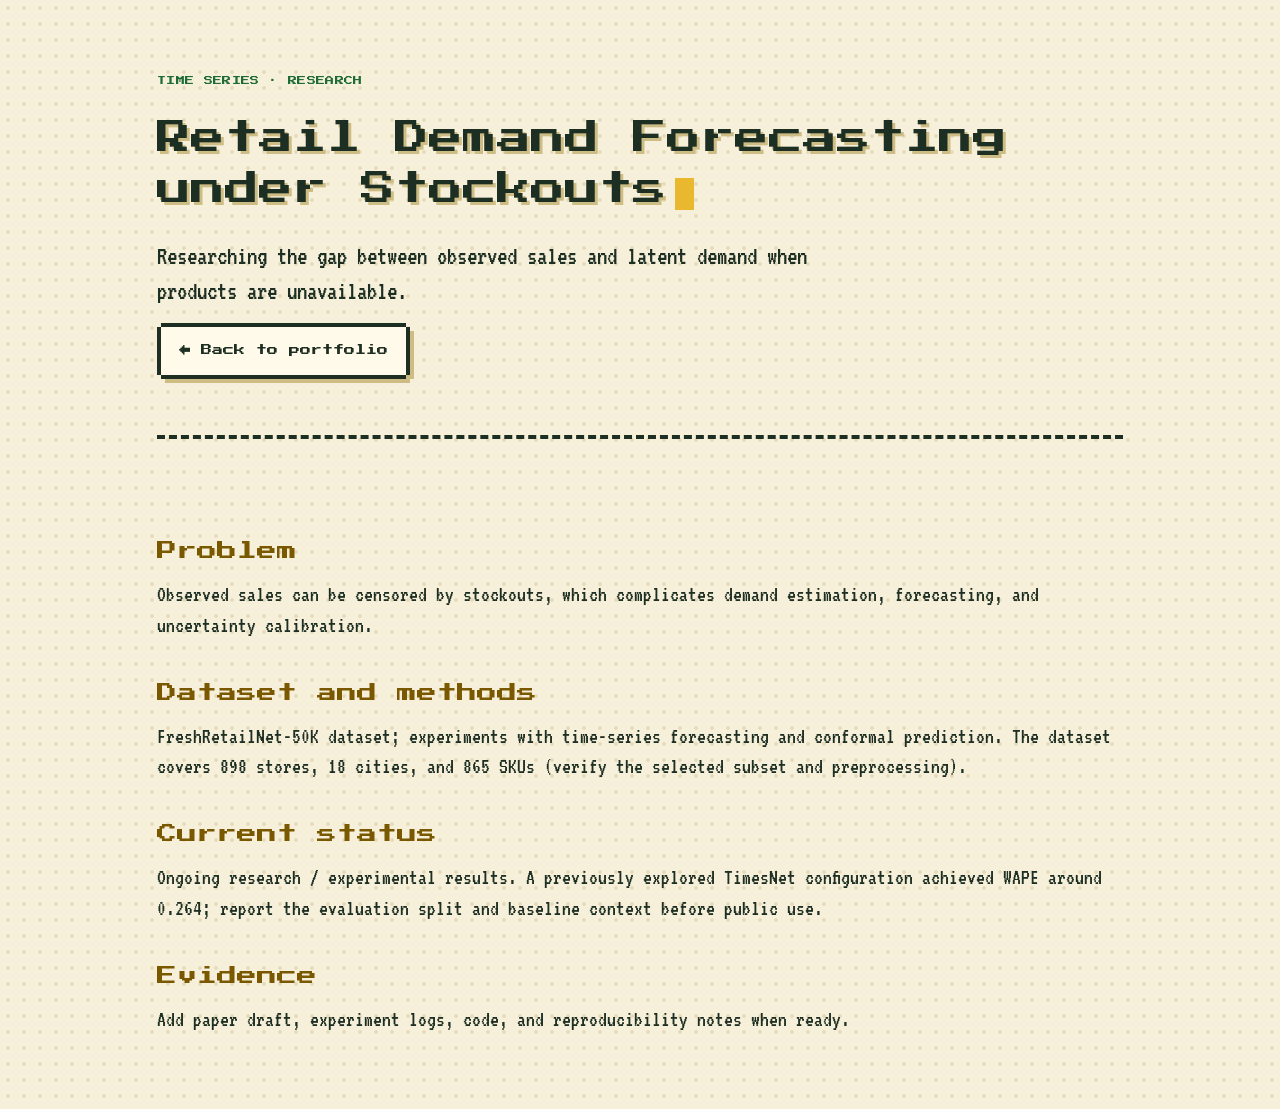
<file: projects/retail-forecasting.html>
<!doctype html><html lang="en"><head><meta charset="utf-8"><meta name="viewport" content="width=device-width,initial-scale=1"><title>Retail Forecasting | Thanh Tai</title><link rel="preconnect" href="https://fonts.googleapis.com"><link rel="preconnect" href="https://fonts.gstatic.com" crossorigin><link href="https://fonts.googleapis.com/css2?family=Press+Start+2P&family=VT323&display=swap" rel="stylesheet"><link rel="stylesheet" href="../assets/style.css"></head><body><main><section class="hero"><p class="eyebrow">TIME SERIES · RESEARCH</p><h1>Retail Demand Forecasting under Stockouts</h1><p class="intro">Researching the gap between observed sales and latent demand when products are unavailable.</p><a class="secondary" href="../index.html">← Back to portfolio</a></section><section class="section"><h2>Problem</h2><p>Observed sales can be censored by stockouts, which complicates demand estimation, forecasting, and uncertainty calibration.</p><h2>Dataset and methods</h2><p>FreshRetailNet-50K dataset; experiments with time-series forecasting and conformal prediction. The dataset covers 898 stores, 18 cities, and 865 SKUs (verify the selected subset and preprocessing).</p><h2>Current status</h2><p>Ongoing research / experimental results. A previously explored TimesNet configuration achieved WAPE around 0.264; report the evaluation split and baseline context before public use.</p><h2>Evidence</h2><p>Add paper draft, experiment logs, code, and reproducibility notes when ready.</p></section></main></body></html>
</file>
<file: assets/style.css>
/* Pixel / 8-bit theme. Fonts (put this exact <link> in each page <head>, after the preconnects):
   <link href="https://fonts.googleapis.com/css2?family=Press+Start+2P&family=VT323&display=swap" rel="stylesheet">
   Press Start 2P = short labels/headings/buttons only. VT323 = body text. */

:root{
  --bg:#14201a; --panel:#1f3329; --panel-2:#192a21; --dot:#1a2b22;
  --text:#e8f0e0; --muted:#b4c4b0;
  --gold:#f2c94c; --gold-fill:#f2c94c; --green:#7bd88f; --amber:#f2a93b;
  --line:#5a8f6f; --shadow:#0a120e; --on-fill:#14201a; --focus:#f2c94c;
  --px:'Press Start 2P',ui-monospace,monospace; --body:'VT323',ui-monospace,Consolas,monospace;
  --drop:4px 8px 0 0 var(--shadow),8px 4px 0 0 var(--shadow);
  color-scheme:dark;
}
@media (prefers-color-scheme:light){
  :root:not([data-theme="dark"]){
    --bg:#f6efd9; --panel:#fffaea; --panel-2:#efe6c8; --dot:#e6dcbb;
    --text:#1d2e22; --muted:#46594b;
    --gold:#7a5800; --gold-fill:#e9b82e; --green:#1f6b35; --amber:#e8a020;
    --line:#1d2e22; --shadow:#cdbd85; --on-fill:#1d2e22; --focus:#7a5800;
    color-scheme:light;
  }
}
:root[data-theme="light"]{
  --bg:#f6efd9; --panel:#fffaea; --panel-2:#efe6c8; --dot:#e6dcbb;
  --text:#1d2e22; --muted:#46594b;
  --gold:#7a5800; --gold-fill:#e9b82e; --green:#1f6b35; --amber:#e8a020;
  --line:#1d2e22; --shadow:#cdbd85; --on-fill:#1d2e22; --focus:#7a5800;
  color-scheme:light;
}

*{box-sizing:border-box}
html{scroll-behavior:smooth;image-rendering:pixelated}
body{margin:0;background:var(--bg) radial-gradient(var(--dot) 2px,transparent 2px) 0 0/16px 16px;color:var(--text);font:22px/1.4 var(--body);overflow-wrap:break-word}
::selection{background:var(--gold-fill);color:var(--on-fill)}
:focus-visible{outline:3px solid var(--focus);outline-offset:3px}
section[id]{scroll-margin-top:110px}

/* pixel box: stepped corners (4 offset shadows) + hard offset drop shadow */
.nav-cta,.primary,.secondary,.project,.interest-grid article,.stat,.diagram,.callout,.note{
  --bc:var(--line);
  --notch:0 -4px 0 0 var(--bc),0 4px 0 0 var(--bc),-4px 0 0 0 var(--bc),4px 0 0 0 var(--bc);
  box-shadow:var(--notch),var(--drop);
}

/* type */
h1,h2,h3{font-family:var(--px);font-weight:400;line-height:1.6;overflow-wrap:anywhere;margin:0}
h1{font-size:clamp(17px,2.2vw + 10px,34px);line-height:1.5;margin:24px 0;color:var(--text);text-shadow:3px 3px 0 var(--shadow)}
h1 em{font-style:normal;color:var(--gold)}
h1::after{content:"";display:inline-block;width:.55em;height:.95em;margin-left:.25em;background:var(--gold-fill);vertical-align:-.12em;animation:blink 1s steps(2,start) infinite}
@keyframes blink{to{visibility:hidden}}
h2{font-size:clamp(13px,1.2vw + 9px,20px);margin:36px 0 12px;color:var(--gold)}
h3{font-size:12px;margin:12px 0 8px}
p{margin:0 0 14px}
a{color:var(--green);text-decoration:underline;text-decoration-thickness:2px;text-underline-offset:4px}
a:hover{color:var(--gold)}
strong{color:var(--gold);font-weight:400}
ul{padding-left:1.4em}
li::marker{content:"\25AA  ";color:var(--gold)}
code{font:inherit;background:var(--panel-2);color:var(--gold);padding:0 6px;box-shadow:inset 0 0 0 2px var(--line)}

/* nav */
.nav{position:sticky;top:0;z-index:5;min-height:68px;padding:10px max(calc((100% - 1120px)/2),6%);display:flex;flex-wrap:wrap;gap:10px 24px;align-items:center;justify-content:space-between;background:var(--bg);border-bottom:4px solid var(--line)}
.brand{display:inline-flex;align-items:center;font:16px var(--px);color:var(--text);text-decoration:none}
.brand span{color:var(--gold)}
/* wheat ear sprite, 3px pixels */
.brand::before{content:"";width:3px;height:3px;margin:0 16px 0 9px;background:var(--gold-fill);transform:translateY(-9px);
  box-shadow:-3px 3px var(--gold-fill),3px 3px var(--gold-fill),0 6px var(--gold-fill),-3px 9px var(--gold-fill),3px 9px var(--gold-fill),0 12px var(--gold-fill),0 15px var(--green),0 18px var(--green)}
nav{display:flex;gap:6px 22px;flex-wrap:wrap}
nav a{font:10px/1.8 var(--px);color:var(--text);text-decoration:none;border-bottom:3px solid transparent;padding:2px 0}
nav a:hover,nav a:focus-visible{color:var(--gold);border-bottom-color:var(--gold)}
.nav-cta{font:10px/1.8 var(--px);background:var(--gold-fill);color:var(--on-fill);text-decoration:none;padding:8px 12px;margin:4px 4px 4px 0}

/* buttons */
.actions{display:flex;gap:20px;flex-wrap:wrap;margin:32px 0 48px}
.primary,.secondary,.nav-cta{display:inline-block;text-decoration:none}
.primary,.secondary{font:11px/1.8 var(--px);padding:14px 18px;margin:4px}
.primary{background:var(--gold-fill);color:var(--on-fill)}
.secondary{background:var(--panel);color:var(--text)}
.primary:hover,.secondary:hover,.nav-cta:hover{transform:translate(-2px,-2px);color:var(--on-fill)}
.secondary:hover{color:var(--gold);background:var(--panel-2)}
.primary:active,.secondary:active,.nav-cta:active{transform:translate(4px,4px);box-shadow:var(--notch)}
.primary,.secondary,.nav-cta{transition:transform .06s steps(2)}

/* layout */
main{max-width:1120px;margin:auto;padding:0 max(24px,6%)}
.hero{padding:72px 0 56px;max-width:850px}
.eyebrow,.date,.project-top,.hero-meta{font:9px/1.9 var(--px);letter-spacing:.04em;color:var(--green);text-transform:uppercase}
.eyebrow{margin:0}
.intro{font-size:26px;line-height:1.35;max-width:690px;color:var(--text)}
.hero-meta{display:flex;gap:10px 28px;flex-wrap:wrap;color:var(--muted)}
.section{padding:60px 0;border-top:4px dashed var(--line)}
.section-head{margin-bottom:36px}
.section-head h2,.note h2,.contact h2{font-size:clamp(14px,1.5vw + 9px,24px);margin:12px 0;color:var(--gold)}
.section-note{color:var(--muted);font-size:21px}

.interest-grid{display:grid;grid-template-columns:repeat(4,1fr);gap:32px}
.interest-grid article{background:var(--panel);padding:18px 16px}
.interest-grid span{font:10px var(--px);color:var(--gold)}
.interest-grid p,.project p,.timeline p,.note p,.contact p{color:var(--muted)}
.interest-grid p{margin:0}

.project-grid{display:grid;grid-template-columns:repeat(2,1fr);gap:36px 32px}
.project{background:var(--panel);padding:22px;min-height:230px;display:flex;flex-direction:column;min-width:0}
.project-top{display:flex;justify-content:space-between;gap:12px;flex-wrap:wrap}
.project h3{font-size:13px;line-height:1.7;margin:18px 0 10px}
.project p{margin:0 0 14px}
.project>a{font:10px/1.8 var(--px);margin-top:8px;align-self:flex-start}
.project.featured{grid-column:1/-1;--bc:var(--gold);background:linear-gradient(135deg,var(--panel) 0 70%,var(--panel-2) 70%)}
.project.featured h3{font-size:clamp(13px,1vw + 9px,17px);color:var(--gold)}

/* chips / tags */
.tags{display:flex;gap:8px;flex-wrap:wrap;margin-top:auto;padding:12px 0}
.tags i,.chips>*{font:9px/1.6 var(--px);font-style:normal;color:var(--green);background:var(--bg);padding:6px 8px;box-shadow:inset 0 0 0 2px var(--line);overflow-wrap:anywhere}
.chips{display:flex;gap:8px;flex-wrap:wrap}

.badge{display:inline-block;font:9px/1.6 var(--px);padding:5px 8px;color:var(--on-fill);background:var(--gold-fill);box-shadow:0 -2px var(--on-fill),0 2px var(--on-fill),-2px 0 var(--on-fill),2px 0 var(--on-fill);margin:2px;vertical-align:middle}
.badge-wip{background:var(--amber)}
.badge-done{background:var(--green);color:var(--on-fill)}
@media (prefers-color-scheme:light){:root:not([data-theme="dark"]) .badge-done{background:#7fcf8d}}
:root[data-theme="light"] .badge-done{background:#7fcf8d}

/* skills */
.skills{display:grid;gap:0}
.skill-row{display:grid;grid-template-columns:200px 1fr;gap:12px 22px;align-items:start;padding:16px 0;border-bottom:2px dashed var(--line)}
.skill-row:first-child{padding-top:0}
.skill-label{font:10px/1.9 var(--px);color:var(--gold);padding-top:4px}

.cert-list{list-style:none;padding:0;margin:0;display:grid;gap:10px}
.cert-list li{padding-left:1.3em;position:relative}
.cert-list li::marker{content:""}
.cert-list li::before{content:"\25B8";position:absolute;left:0;color:var(--gold)}

/* stats */
.stat-row{display:grid;grid-template-columns:repeat(auto-fit,minmax(170px,1fr));gap:32px 28px;margin:24px 0}
.stat{background:var(--panel);padding:18px 16px;display:flex;flex-direction:column;gap:8px;min-width:0}
.stat>:first-child{font:clamp(16px,1vw + 10px,24px)/1.3 var(--px);color:var(--gold);overflow-wrap:anywhere}
.stat>:not(:first-child){font-size:20px;line-height:1.2;color:var(--muted)}

/* facts dl */
.facts{display:grid;grid-template-columns:minmax(120px,200px) 1fr;margin:20px 0;background:var(--panel);box-shadow:inset 0 0 0 2px var(--line)}
.facts dt,.facts dd{margin:0;padding:10px 14px;border-bottom:2px dashed var(--line)}
.facts dt{font:10px/1.9 var(--px);color:var(--gold);padding-top:14px}
.facts dt:last-of-type,.facts dd:last-of-type{border-bottom:0}

/* diagram + callout */
.diagram{background:var(--panel-2);padding:14px;margin:28px 4px}
.diagram svg{display:block;width:100%;height:auto;max-width:100%}
.callout{background:var(--panel);padding:16px 20px;margin:28px 4px;--bc:var(--gold);border-left:0}
.callout>:last-child{margin-bottom:0}

/* timeline */
.timeline{display:grid;gap:30px}
.timeline article{display:grid;grid-template-columns:170px 1fr;gap:22px}
.timeline .date{padding-top:6px}
.timeline .date::before{content:"";display:inline-block;width:8px;height:8px;margin-right:8px;background:var(--gold-fill)}
.timeline h3{margin:0}
.timeline .org{color:var(--green);margin:6px 0}
.timeline p:last-child{margin-top:7px}

/* note + contact */
.note{background:var(--panel);--bc:var(--gold);padding:30px;margin:36px 4px 72px;border-top:0}
.note p{max-width:650px}
.contact{padding:36px 0 90px}
.contact-links{display:flex;gap:16px 28px;flex-wrap:wrap;margin:24px 0}
.contact-links a{font:11px/1.8 var(--px)}
.small{font-size:19px!important}

footer{border-top:4px solid var(--line);padding:22px max(24px,6%);display:flex;justify-content:space-between;gap:12px;flex-wrap:wrap;color:var(--muted);font:9px/1.9 var(--px);letter-spacing:.04em}

@media (max-width:900px){.interest-grid{grid-template-columns:repeat(2,1fr)}}
@media (max-width:720px){
  .hero{padding:48px 0 40px}
  .project-grid{grid-template-columns:1fr}
  .timeline article{grid-template-columns:1fr;gap:4px}
  .skill-row,.facts{grid-template-columns:1fr}
  .facts dt{padding-bottom:0;border-bottom:0}
  .section{padding:44px 0}
}
@media (max-width:560px){
  body{font-size:21px}
  .interest-grid{grid-template-columns:1fr}
  nav{order:3;width:100%;gap:4px 16px}
  .note{padding:22px 18px}
  .actions{gap:14px}
}

/* ===== Game layer: HUD, hero scene, quest log, world map, toasts ===== */

/* XP bar under the nav fills as you scroll; theme toggle */
.nav{position:sticky}
.xp{position:absolute;left:0;right:0;bottom:-4px;height:4px;background:var(--panel-2)}
.xp i{display:block;height:100%;width:0;background:var(--gold-fill)}
.nav-tools{display:flex;align-items:center;gap:10px}
.theme-btn{font:10px/1 var(--px);color:var(--text);background:var(--panel);border:0;padding:9px 10px;cursor:pointer;box-shadow:var(--notch,0 0 0 0),4px 4px 0 var(--shadow);--bc:var(--line);--notch:0 -4px 0 0 var(--bc),0 4px 0 0 var(--bc),-4px 0 0 0 var(--bc),4px 0 0 0 var(--bc)}
.theme-btn:hover{color:var(--gold)}
.theme-btn:active{transform:translate(3px,3px)}

/* hero: text + pixel scene */
.hero.home{max-width:none;padding-top:56px}
.hero-grid{display:grid;grid-template-columns:minmax(0,1.35fr) minmax(0,1fr);gap:40px 56px;align-items:center}
.typed-line{font:10px/2 var(--px);color:var(--green);margin:0 0 18px;min-height:2em}
.typed-line b{font-weight:400;color:var(--gold)}
.typed::after{content:"_";animation:blink 1s steps(2,start) infinite}
.lab-line{color:var(--muted)}
.scene{position:relative;display:flex;flex-direction:column;gap:18px;align-items:stretch}
.scene-btn{display:block;width:100%;padding:0;border:0;background:var(--panel-2);cursor:pointer;--bc:var(--line);--notch:0 -4px 0 0 var(--bc),0 4px 0 0 var(--bc),-4px 0 0 0 var(--bc),4px 0 0 0 var(--bc);box-shadow:var(--notch),var(--drop);background-image:radial-gradient(var(--dot) 2px,transparent 2px);background-size:16px 16px}
.scene-btn svg{display:block;width:100%;height:auto}
.scene-btn:hover .coin{fill:var(--on-fill);stroke:var(--gold-fill)}
.scene .g{fill:var(--panel)}.scene .gl{fill:var(--line)}
.scene .sgold{fill:var(--gold-fill)}.scene .sgreen{fill:var(--green)}
.scene .shair{fill:#3b2a1e}.scene .sskin{fill:#f0c8a0}.scene .sshirt{fill:var(--green)}
.scene .spants{fill:#3a4f8f}.scene .sdark{fill:#14201a}.scene .scup{fill:var(--text)}
.scene .scoffee{fill:#6b4423}.scene .steam{fill:var(--muted);animation:steam 1.6s steps(4) infinite}
.scene .steam:nth-of-type(2){animation-delay:.5s}.scene .steam:nth-of-type(3){animation-delay:1s}
.scene .coin{fill:var(--gold-fill);stroke:var(--on-fill);stroke-width:2}
.scene .coin-q{font:10px var(--px);fill:var(--on-fill)}
.scene .player{animation:bob 1s steps(2) infinite}
.scene-btn.hop .player{animation:hop .5s steps(5) 1}
@keyframes bob{50%{transform:translateY(-1px)}}
@keyframes hop{50%{transform:translateY(-4px)}}
@keyframes steam{0%{opacity:0;transform:translateY(0)}50%{opacity:1}100%{opacity:0;transform:translateY(-8px)}}
.bubble{position:relative;margin:0;padding:12px 16px;background:var(--text);color:var(--bg);font-size:22px;line-height:1.25;min-height:3.2em;--bc:var(--text);box-shadow:0 -4px 0 0 var(--bc),0 4px 0 0 var(--bc),-4px 0 0 0 var(--bc),4px 0 0 0 var(--bc)}
.bubble::before{content:"";position:absolute;top:-12px;left:36px;width:12px;height:12px;background:var(--text);box-shadow:-4px 4px 0 var(--text),4px 4px 0 var(--text)}
.scene-hint{font:8px/1.8 var(--px);color:var(--muted);margin:0}

/* character sheet (stat row) */
.sheet-title{font:9px/1.9 var(--px);color:var(--green);margin:36px 0 -8px;text-transform:uppercase}
.stat>:not(:first-child){font:9px/1.7 var(--px);text-transform:uppercase;letter-spacing:.03em}

/* quest log */
.filters{display:flex;gap:10px 14px;flex-wrap:wrap;margin:0 0 32px}
.filter{font:9px/1.7 var(--px);color:var(--text);background:var(--panel);border:0;padding:10px 12px;cursor:pointer;box-shadow:inset 0 0 0 2px var(--line),3px 3px 0 var(--shadow)}
.filter:hover{color:var(--gold)}
.filter[aria-pressed="true"]{background:var(--gold-fill);color:var(--on-fill);box-shadow:inset 0 0 0 2px var(--on-fill),3px 3px 0 var(--shadow)}
.filter:active{transform:translate(3px,3px)}
.project[hidden]{display:none}
.quip{font-size:24px;line-height:1.2;color:var(--gold);margin:0 0 10px!important}
.quip::before{content:"\25B6  ";font-size:.6em;vertical-align:.15em}
.project{transition:transform .08s steps(2)}
.project:hover{transform:translate(-3px,-3px)}

/* world map (experience) */
.timeline{position:relative;gap:44px;padding-left:44px}
.timeline::before{content:"";position:absolute;left:11px;top:8px;bottom:8px;width:0;border-left:4px dotted var(--line)}
.timeline article{position:relative;grid-template-columns:1fr;gap:4px}
.timeline article::before{content:"";position:absolute;left:-42px;top:2px;width:20px;height:20px;background:var(--gold-fill);box-shadow:0 0 0 4px var(--bg),0 0 0 8px var(--line)}
.timeline .date::before{display:none}
.timeline .date{color:var(--gold);padding-top:0}
.timeline article.locked::before{background:var(--panel-2);box-shadow:0 0 0 4px var(--bg),0 0 0 8px var(--line);animation:blink 1.2s steps(2,start) infinite}
.timeline article.locked h3{color:var(--muted)}
.timeline article.locked h3::after{content:" \1F512"}

/* inventory tooltips */
.chips>[title]{cursor:help}
.chips>[title]:hover{color:var(--gold);box-shadow:inset 0 0 0 2px var(--gold)}

/* contact */
.contact h2{margin-top:12px}
.continue{font:11px/1.9 var(--px);color:var(--gold);margin:0 0 14px}
.continue::after{content:" \25C0";animation:blink 1s steps(2,start) infinite}
.contact-links .copy{font:11px/1.8 var(--px);background:var(--gold-fill);color:var(--on-fill);border:0;padding:12px 16px;cursor:pointer;text-decoration:none;--bc:var(--line);--notch:0 -4px 0 0 var(--bc),0 4px 0 0 var(--bc),-4px 0 0 0 var(--bc),4px 0 0 0 var(--bc);box-shadow:var(--notch),var(--drop)}
.contact-links .copy:active{transform:translate(4px,4px);box-shadow:var(--notch)}
footer a{color:var(--green)}

/* scroll reveal (JS adds .reveal, so no-JS shows everything) */
.reveal{opacity:0;transform:translateY(14px)}
.reveal.in{animation:pop .4s steps(4) forwards}
@keyframes pop{to{opacity:1;transform:none}}

/* toast + wheat rain */
.toast{position:fixed;left:50%;bottom:24px;z-index:20;transform:translate(-50%,160%);max-width:min(92vw,520px);padding:12px 16px;background:var(--gold-fill);color:var(--on-fill);font:9px/1.8 var(--px);box-shadow:0 -4px var(--on-fill),0 4px var(--on-fill),-4px 0 var(--on-fill),4px 0 var(--on-fill);transition:transform .25s steps(4)}
.toast.show{transform:translate(-50%,0)}
.grain{position:fixed;top:-20px;z-index:19;width:8px;height:12px;background:var(--gold-fill);box-shadow:inset -3px 0 0 var(--amber);pointer-events:none;animation:fall linear forwards}
@keyframes fall{to{transform:translateY(110vh)}}

@media (max-width:900px){.hero-grid{grid-template-columns:1fr}.scene{max-width:480px}}
@media (max-width:560px){.timeline{padding-left:36px}.timeline article::before{left:-34px}.nav-tools{margin-left:auto}}

@media (prefers-reduced-motion:reduce){
  *,*::before,*::after{animation:none!important;transition:none!important;scroll-behavior:auto!important}
  .reveal{opacity:1;transform:none}
}

/* ===== Wide layout: sticky player card + content, multi-column sections ===== */
:root{--wide:1760px;--gut:clamp(16px,3vw,56px)}
.nav{padding-inline:max(calc((100% - var(--wide))/2 + var(--gut)),var(--gut))}
.layout+footer,main.layout+footer{padding-inline:max(calc((100% - var(--wide))/2 + var(--gut)),var(--gut))}
main.layout{max-width:var(--wide);margin:0 auto;padding:0 var(--gut);display:grid;grid-template-columns:minmax(300px,360px) minmax(0,1fr);grid-template-areas:"hud hero" "hud rest";column-gap:clamp(32px,4vw,80px);align-items:start}
.layout>.hero{grid-area:hero;max-width:none;padding:56px 0 36px}
.layout>.hud{grid-area:hud;position:sticky;top:92px;align-self:start;max-height:calc(100vh - 104px);overflow-y:auto;overflow-x:hidden;margin:24px -12px 0;padding:12px 12px 20px;scrollbar-width:none}
.layout>.hud::-webkit-scrollbar{display:none}
.layout>.rest{grid-area:rest;min-width:0}
.layout .hero h1{font-size:clamp(20px,2.2vw + 8px,44px);max-width:1000px}
.layout .intro{max-width:880px}
.layout .lab-line{max-width:880px;font-size:22px}
.layout .hero .actions{margin-bottom:0}

/* player card */
.hud .scene{gap:16px}
.hud .bubble{font-size:21px;min-height:3em}
.hud .sheet-title{margin:26px 0 12px}
.hud .stat-row{grid-template-columns:1fr 1fr;gap:20px 18px;margin:0}
.hud .stat{padding:12px 12px;gap:6px}
.hud .stat>:first-child{font-size:clamp(14px,1vw + 6px,20px)}
.hud .stat>:not(:first-child){font-size:8px}
.hud-links{display:flex;flex-wrap:wrap;gap:12px 18px;margin-top:22px}
.hud-links a{font:9px/1.8 var(--px)}

/* wider content grids */
.layout .project-grid{grid-template-columns:repeat(auto-fill,minmax(330px,1fr));gap:36px 28px}
.layout .project.featured{grid-column:1/-1}
.layout .interest-grid{grid-template-columns:repeat(auto-fit,minmax(220px,1fr));gap:28px}
.layout .skills{grid-template-columns:repeat(auto-fit,minmax(380px,1fr));gap:0 56px}
.layout .skill-row{grid-template-columns:1fr;gap:10px}
.layout .skill-row:first-child{padding-top:16px}

/* world map goes horizontal */
.layout .timeline{grid-template-columns:repeat(auto-fit,minmax(250px,1fr));gap:34px 28px;padding:44px 0 0}
.layout .timeline::before{left:0;right:0;top:11px;bottom:auto;border-left:0;border-top:4px dotted var(--line);width:auto}
.layout .timeline article::before{left:0;top:-44px}

/* collaboration note + contact side by side */
.duo{display:grid;grid-template-columns:repeat(auto-fit,minmax(340px,1fr));gap:40px 36px;margin:44px 0 72px}
.duo .note{margin:0;border:0}
.duo .contact{--bc:var(--green);--notch:0 -4px 0 0 var(--bc),0 4px 0 0 var(--bc),-4px 0 0 0 var(--bc),4px 0 0 0 var(--bc);background:var(--panel);box-shadow:var(--notch),var(--drop);padding:30px}

/* tablet / phone: stack as hero → player card → content */
@media (max-width:1000px){
  main.layout{grid-template-columns:minmax(0,1fr);grid-template-areas:"hero" "hud" "rest"}
  .layout>.hud{position:static;max-height:none;overflow:visible;margin:8px 0 0;padding:12px;display:grid;grid-template-columns:minmax(0,1fr);max-width:520px}
}
@media (max-width:560px){.layout>.hero{padding-top:36px}.hud .stat>:not(:first-child){font-size:8px}}
.layout .timeline article{align-content:start}
.project.slot{background:transparent;box-shadow:none;outline:4px dashed var(--line);outline-offset:-4px}
.project.slot h3{color:var(--muted)}
.project.slot:hover{transform:none}

/* ===== Current quest marquee ===== */
.project.featured{display:block;padding:30px;position:relative;min-height:0}
.project.featured::before,.project.featured::after{content:"";position:absolute;inset:-16px;border:4px dotted var(--gold-fill);pointer-events:none}
.project.featured::before{border-color:var(--amber);opacity:.55}
.project.featured::after{animation:blink 1s steps(2,start) infinite}
.quest-main{min-width:0;display:flex;flex-direction:column;align-items:flex-start}
.quest-main .tags{margin-top:0;padding:4px 0 8px}
.quest-flag{position:absolute;z-index:2;top:-30px;left:28px;width:44px;height:44px;display:grid;place-items:center;font:22px/1 var(--px);background:var(--gold-fill);color:var(--on-fill);box-shadow:0 -4px var(--on-fill),0 4px var(--on-fill),-4px 0 var(--on-fill),4px 0 var(--on-fill),6px 8px 0 4px var(--shadow);animation:flag 1s steps(2) infinite}
@keyframes flag{50%{transform:translateY(-8px)}}
.quest-main .project-top{width:100%}
.quest-main .primary{margin:6px 0 0}
.quest-steps{list-style:none;padding:0;margin:18px 0 14px;display:grid;grid-template-columns:repeat(3,minmax(0,1fr));gap:10px;width:100%}
.quest-steps li{font:8px/1.9 var(--px);padding:10px;background:var(--bg);box-shadow:inset 0 0 0 2px var(--line);display:flex;flex-direction:column;gap:6px;color:var(--muted);min-width:0;overflow-wrap:anywhere}
.quest-steps li::marker{content:""}
.quest-steps b{font-weight:400}
.quest-steps .done{color:var(--green)}
.quest-steps .done b::before{content:"\25A0  "}
.quest-steps .now{background:var(--gold-fill);color:var(--on-fill);box-shadow:inset 0 0 0 2px var(--on-fill)}
.quest-steps .now b::before{content:"\25B6  ";animation:blink 1s steps(2,start) infinite}
.quest-steps .lock b::before{content:"\25A1  "}
@media (max-width:820px){.project.featured{grid-template-columns:1fr}.quest-steps{grid-template-columns:1fr}}

/* hero: current project + loading bar */
.loading{margin:0 0 22px;max-width:640px}
.loading .typed-line{margin:0 0 12px;min-height:0;line-height:1.9}
.loading .muted{color:var(--muted)}
.loadbar{display:grid;grid-template-columns:repeat(3,1fr);gap:8px;height:24px}
.loadbar i{display:block;background:var(--bg);box-shadow:inset 0 0 0 3px var(--line)}
.loadbar .d{background:var(--gold-fill);box-shadow:inset 0 0 0 3px var(--on-fill)}
.loadbar .n{background:linear-gradient(var(--gold-fill),var(--gold-fill)) 0 0/0 100% no-repeat,var(--bg);animation:load 2.4s steps(8) infinite}
@keyframes load{to{background-size:100% 100%}}
.loadtxt{font:8px/1.9 var(--px);color:var(--muted);margin:10px 0 0;display:flex;justify-content:space-between;gap:12px;flex-wrap:wrap}
.loadtxt span{color:var(--gold)}
.project.featured .quest-main p:not(.quip){max-width:820px}
</file>
